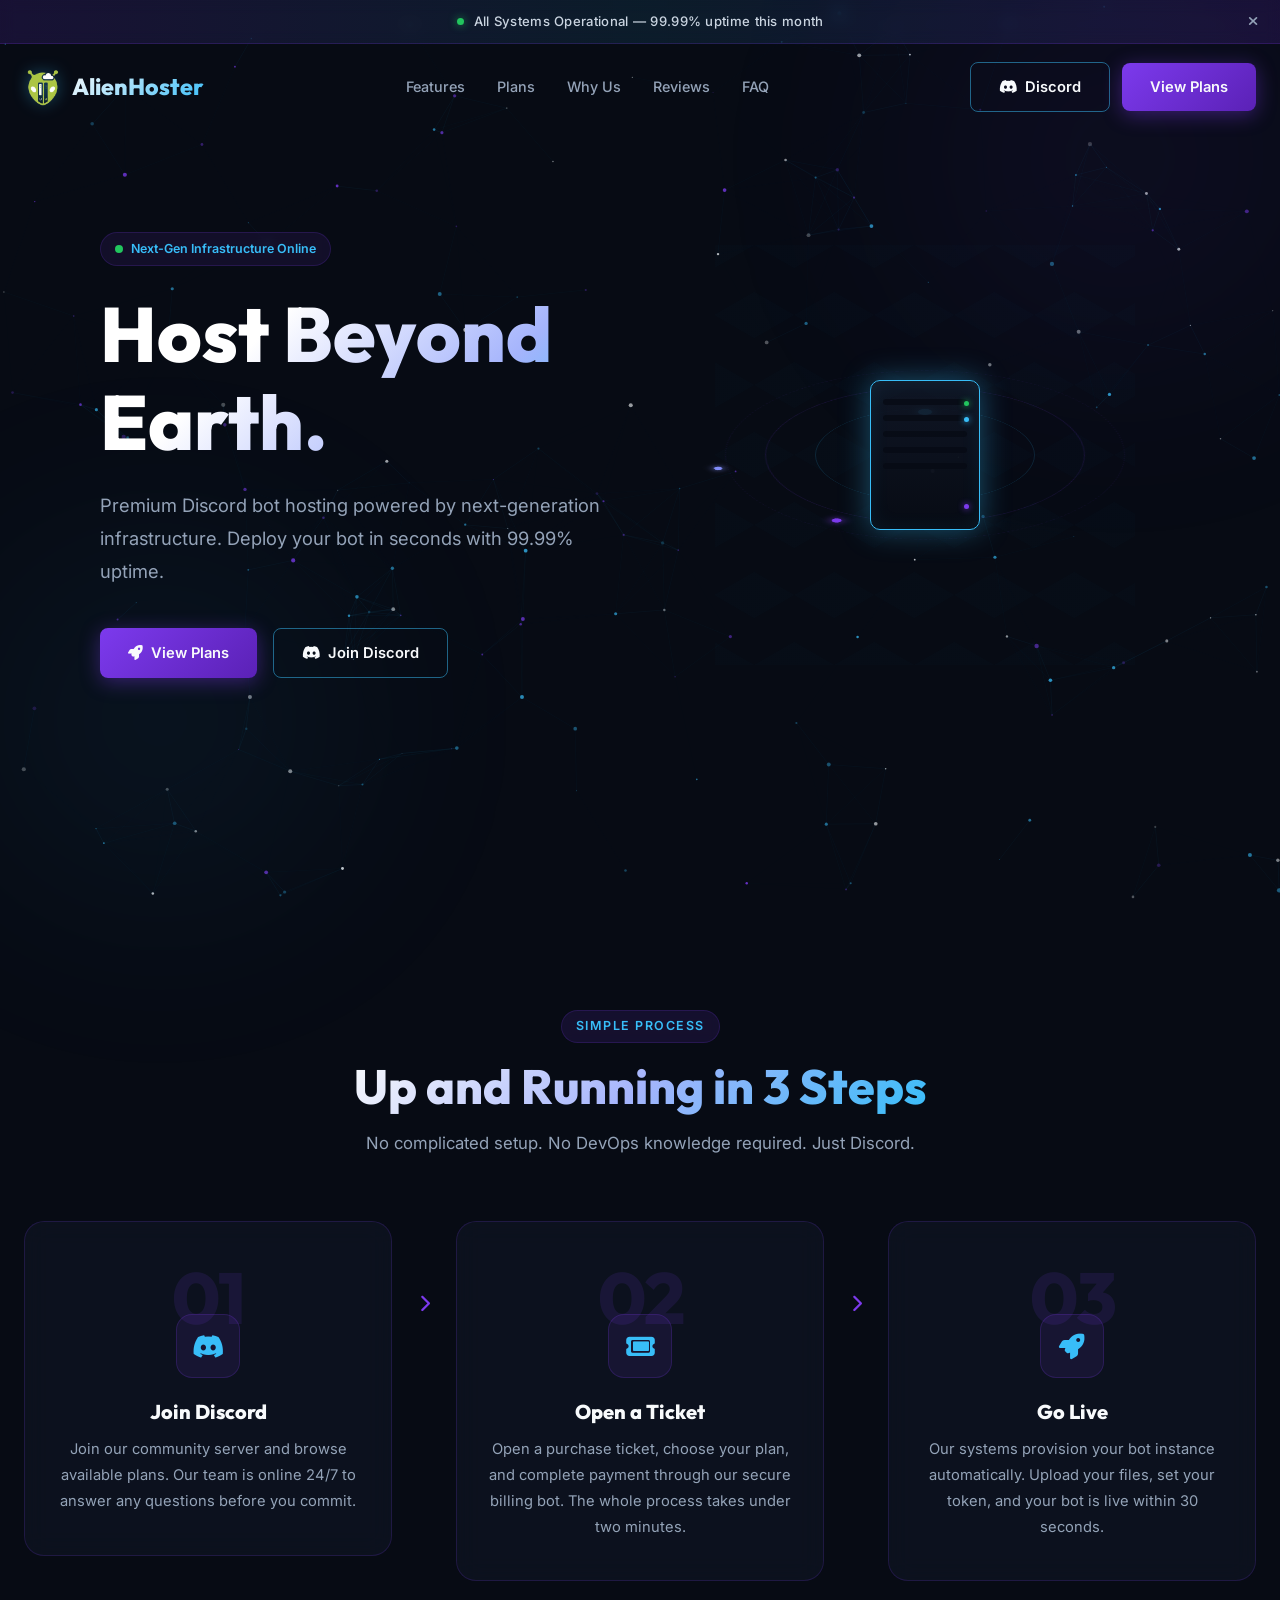
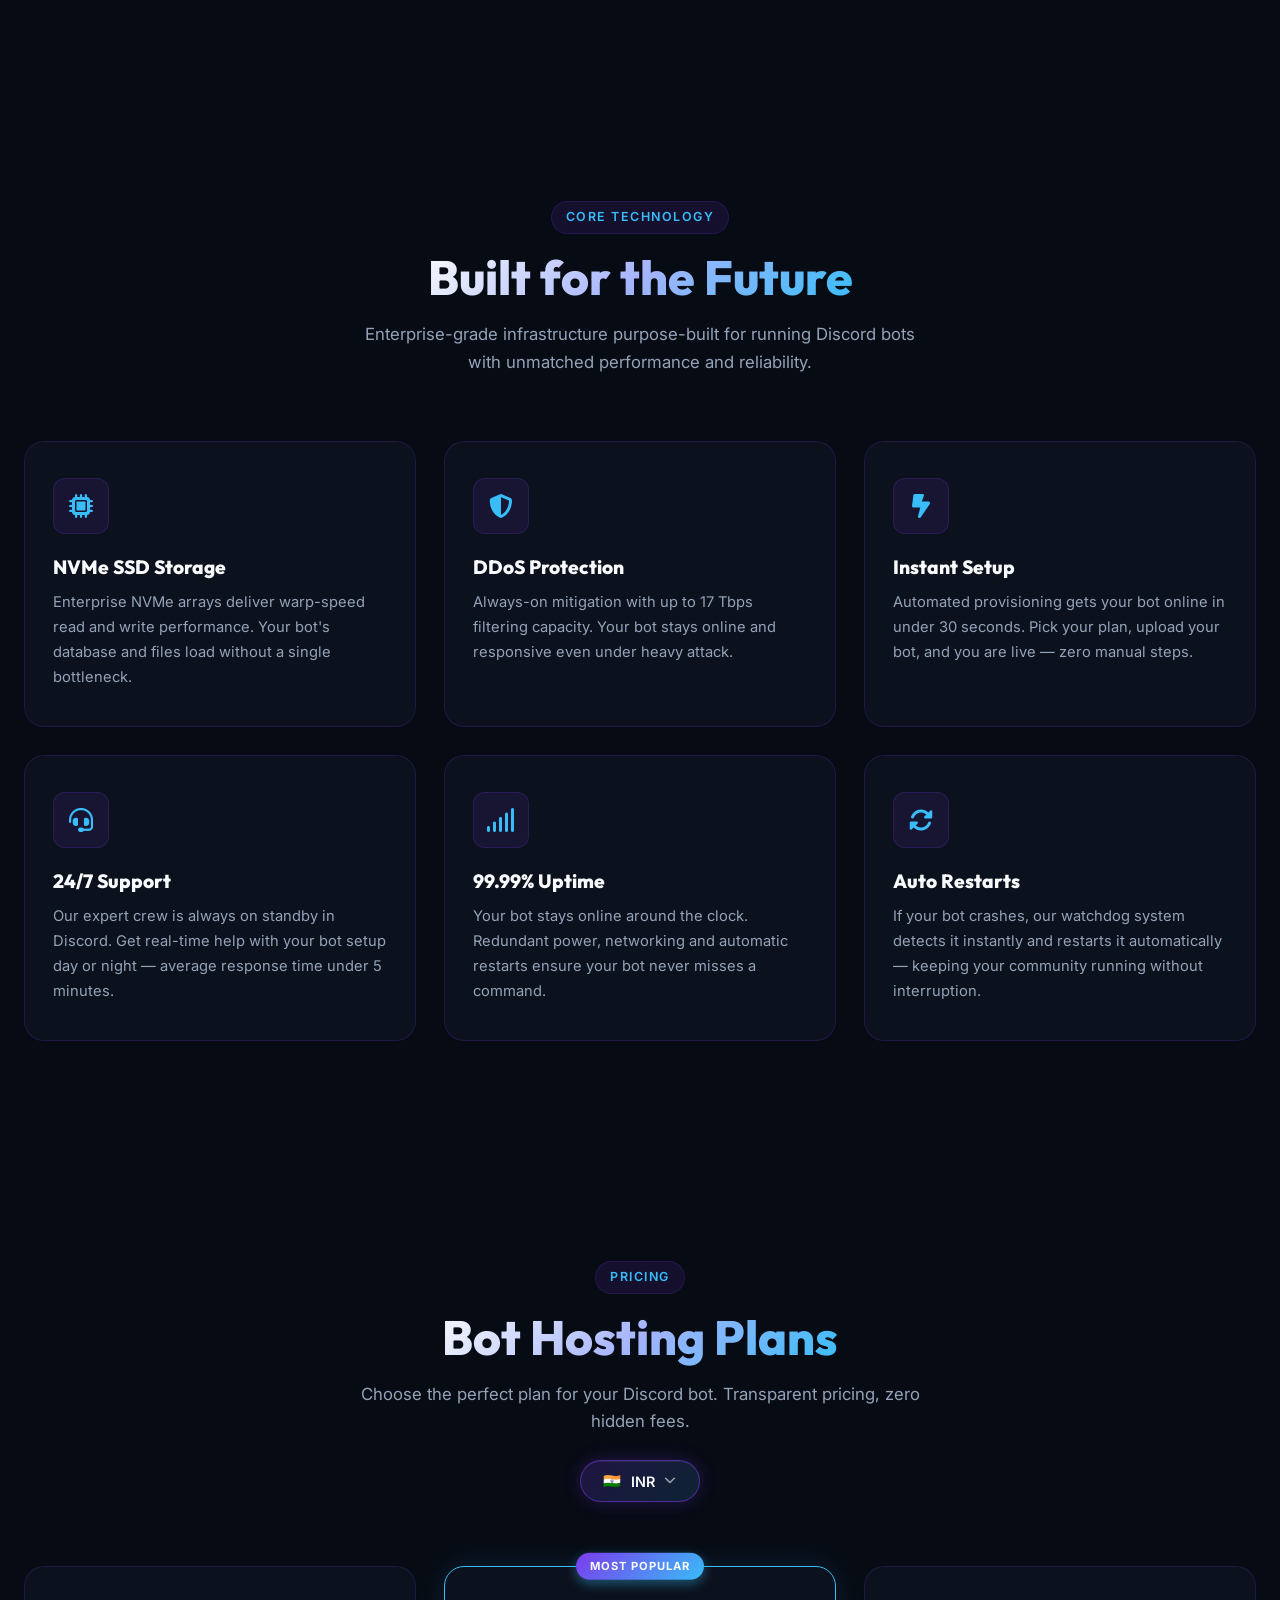
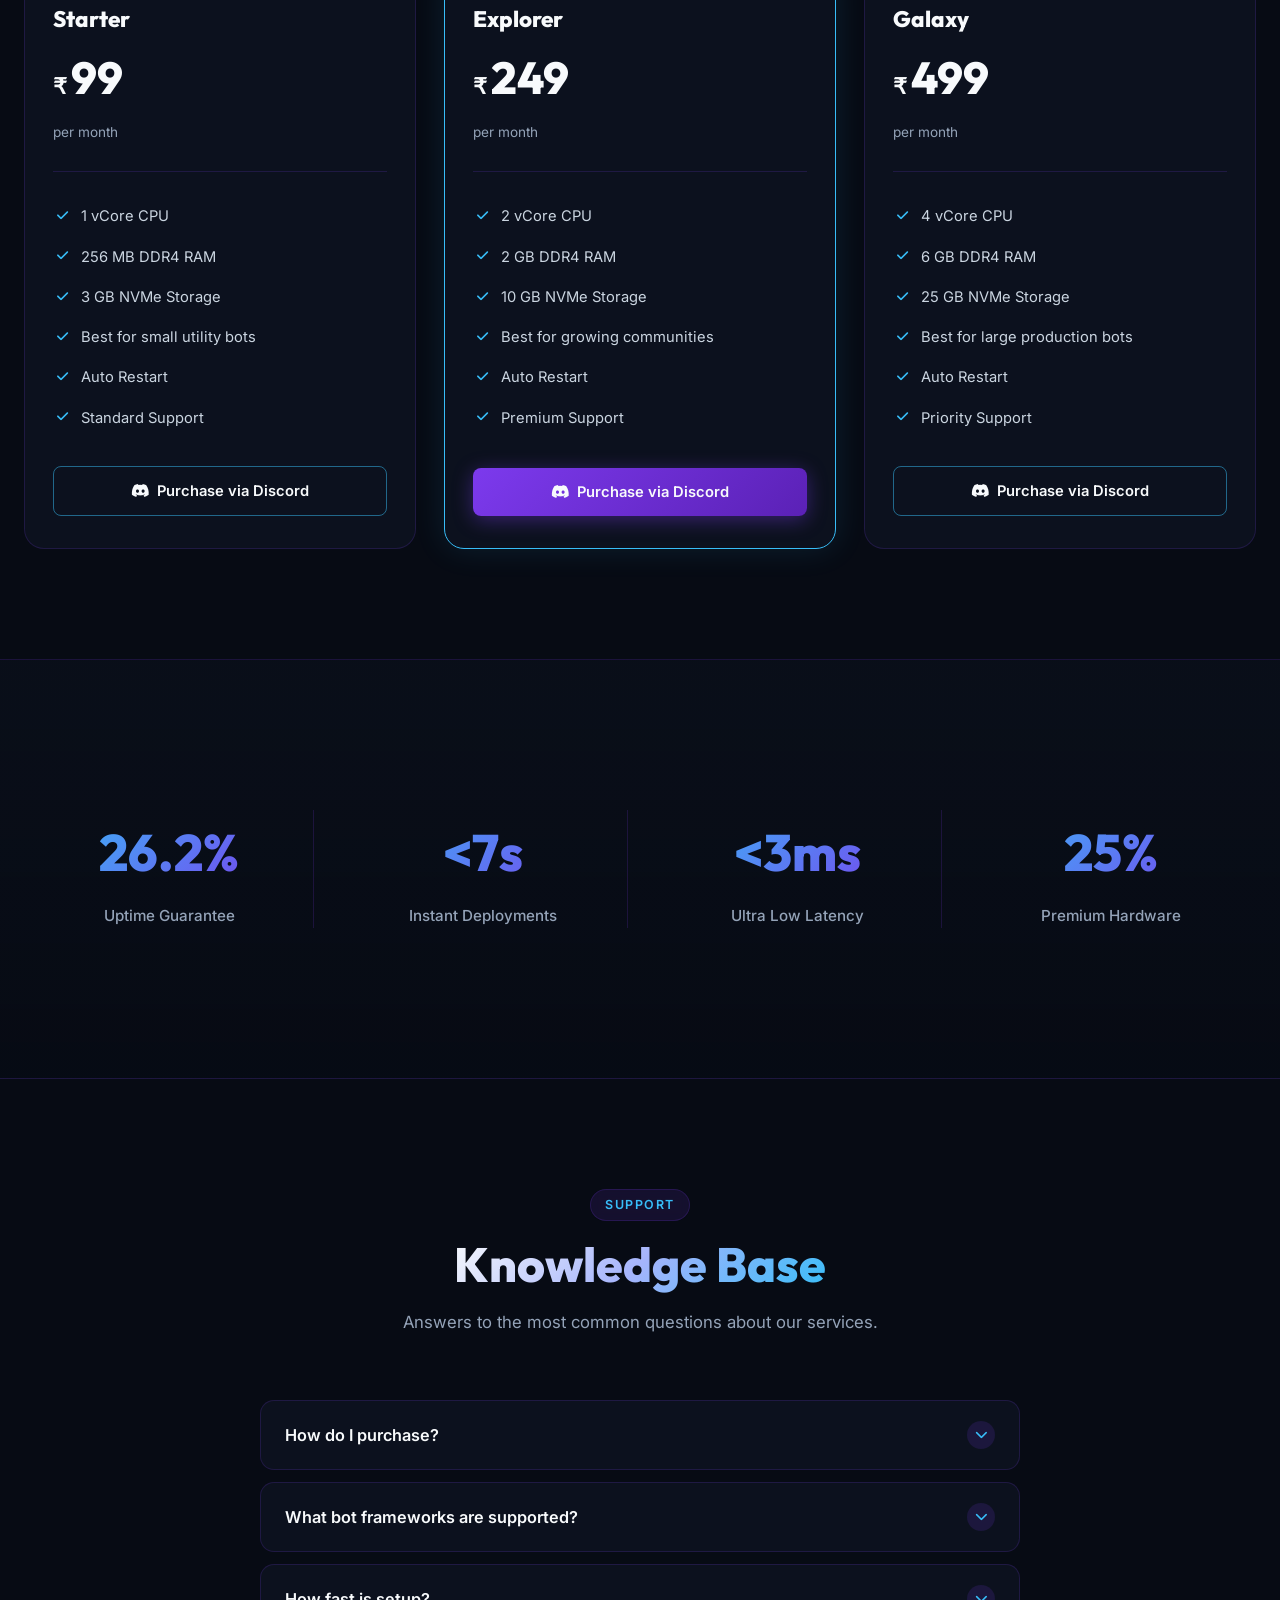
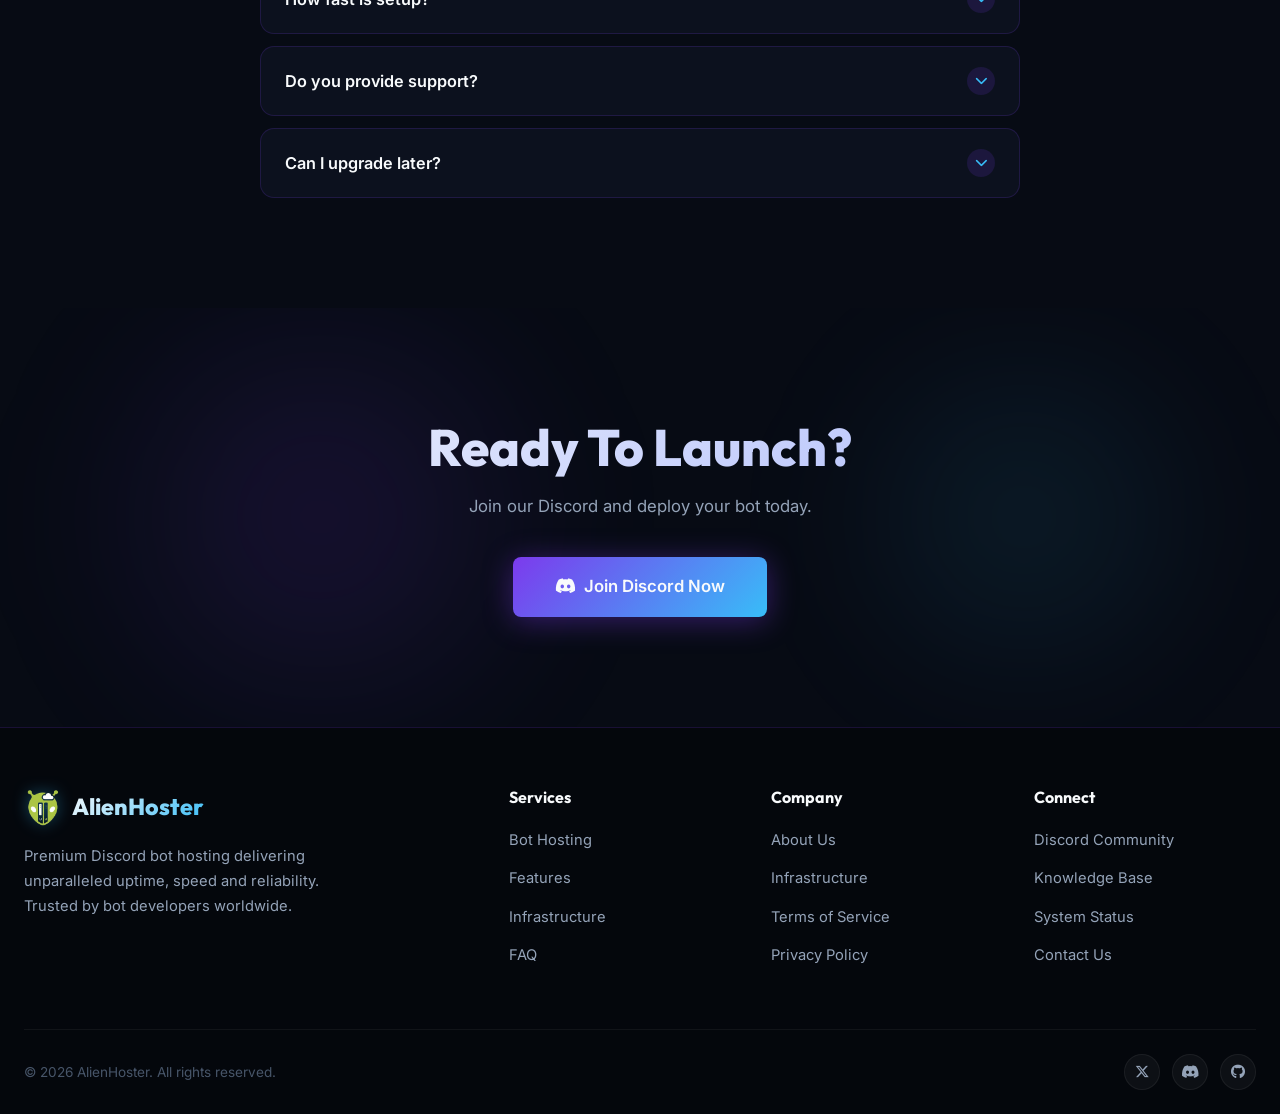
<file: index.html>
<!DOCTYPE html>
<html lang="en">

<head>
  <meta charset="UTF-8">
  <meta name="viewport" content="width=device-width, initial-scale=1.0">
  <meta name="description"
    content="AlienHoster — Premium Discord bot hosting powered by next-generation infrastructure. Deploy your bot in seconds with 99.99% uptime. Host Beyond Earth.">
  <title>AlienHoster | Host Beyond Earth</title>

  <!-- Fonts -->
  <link rel="preconnect" href="https://fonts.googleapis.com">
  <link rel="preconnect" href="https://fonts.gstatic.com" crossorigin>
  <link
    href="https://fonts.googleapis.com/css2?family=Inter:wght@300;400;500;600;700&family=Outfit:wght@400;600;800&display=swap"
    rel="stylesheet">

  <!-- Icons -->
  <link rel="stylesheet" href="https://cdnjs.cloudflare.com/ajax/libs/font-awesome/6.5.1/css/all.min.css">

  <!-- Stylesheet -->
  <link rel="stylesheet" href="styles.css">
</head>

<body>

  <!-- Announcement Bar -->
  <div class="announcement-bar" id="announcement-bar">
    <div class="announcement-inner">
      <span class="announcement-dot"></span>
      <span class="announcement-text">All Systems Operational &mdash; 99.99% uptime this month</span>
    </div>
    <button class="announcement-close" id="announcement-close" aria-label="Dismiss announcement">
      <i class="fa-solid fa-xmark"></i>
    </button>
  </div>

  <!-- Loading Screen -->
  <div id="loader">
    <div class="loader-ring"></div>
    <span class="loader-text">Initializing Systems</span>
  </div>

  <!-- Background -->
  <canvas id="star-canvas"></canvas>
  <div class="nebula nebula--violet"></div>
  <div class="nebula nebula--blue"></div>

  <!-- ═══════════════════════════════════════════════════════
       NAVIGATION
  ════════════════════════════════════════════════════════ -->
  <nav class="navbar" id="navbar">
    <div class="container">
      <a href="#" class="logo">
        <img src="logo.png" alt="AlienHoster" class="logo-img">
        <span class="logo-text">AlienHoster</span>
      </a>
      <div class="nav-links">
        <a href="#features">Features</a>
        <a href="#plans">Plans</a>
        <a href="#why-us">Why Us</a>
        <a href="#testimonials">Reviews</a>
        <a href="#faq">FAQ</a>
      </div>
      <div class="nav-actions">
        <a href="https://discord.gg/7yYzqXC5gs" class="btn btn-outline" target="_blank" rel="noopener">
          <i class="fa-brands fa-discord"></i> Discord
        </a>
        <a href="#plans" class="btn btn-primary">View Plans</a>
      </div>
      <button class="hamburger" id="hamburger" aria-label="Toggle navigation">
        <span></span><span></span><span></span>
      </button>
    </div>
  </nav>

  <!-- Mobile Nav Drawer -->
  <div class="mobile-overlay" id="mobile-overlay"></div>
  <div class="mobile-nav" id="mobile-nav">
    <a href="#features">Features</a>
    <a href="#plans">Plans</a>
    <a href="#why-us">Why Us</a>
    <a href="#testimonials">Reviews</a>
    <a href="#faq">FAQ</a>
    <a href="https://discord.gg/7yYzqXC5gs" target="_blank" rel="noopener">
      <i class="fa-brands fa-discord"></i> Join Discord
    </a>
  </div>

  <!-- ═══════════════════════════════════════════════════════
       1. HERO
  ════════════════════════════════════════════════════════ -->
  <section class="hero" id="home">
    <div class="container">
      <div class="hero-content">
        <div class="hero-badge reveal">
          <span class="pulse-dot"></span> Next-Gen Infrastructure Online
        </div>
        <h1 class="hero-title reveal reveal-delay-1">Host Beyond Earth.</h1>
        <p class="hero-subtitle reveal reveal-delay-2">
          Premium Discord bot hosting powered by next-generation infrastructure. Deploy your bot in seconds with 99.99%
          uptime.
        </p>
        <div class="hero-buttons reveal reveal-delay-3">
          <a href="#plans" class="btn btn-primary"><i class="fa-solid fa-rocket"></i> View Plans</a>
          <a href="https://discord.gg/7yYzqXC5gs" class="btn btn-outline" target="_blank" rel="noopener">
            <i class="fa-brands fa-discord"></i> Join Discord
          </a>
        </div>
      </div>

      <div class="hero-visual reveal reveal-delay-2">
        <div class="hologram-wrapper">
          <div class="holo-hexgrid"></div>
          <!-- Server Core -->
          <div class="holo-core">
            <div class="rack-line"></div>
            <div class="rack-line"></div>
            <div class="rack-line"></div>
            <div class="rack-line"></div>
            <div class="rack-line"></div>
            <span class="rack-led led-1"></span>
            <span class="rack-led led-2"></span>
            <span class="rack-led led-3"></span>
          </div>
          <!-- Orbit Rings -->
          <div class="orbit-ring orbit-ring-1">
            <div class="orbit-node orbit-node-1"></div>
          </div>
          <div class="orbit-ring orbit-ring-2">
            <div class="orbit-node orbit-node-2"></div>
          </div>
          <div class="orbit-ring orbit-ring-3">
            <div class="orbit-node orbit-node-3"></div>
          </div>
        </div>
      </div>
    </div>
  </section>

  <!-- ═══════════════════════════════════════════════════════
       2. HOW IT WORKS
  ════════════════════════════════════════════════════════ -->
  <section id="how-it-works">
    <div class="container">
      <div class="section-header">
        <span class="section-badge reveal">Simple Process</span>
        <h2 class="section-title reveal reveal-delay-1"><span class="gradient-text">Up and Running in 3 Steps</span></h2>
        <p class="section-subtitle reveal reveal-delay-2">No complicated setup. No DevOps knowledge required. Just Discord.</p>
      </div>
      <div class="steps-wrapper">
        <div class="step-card reveal reveal-delay-1">
          <span class="step-number">01</span>
          <div class="step-icon"><i class="fa-brands fa-discord"></i></div>
          <h3 class="step-title">Join Discord</h3>
          <p class="step-desc">Join our community server and browse available plans. Our team is online 24/7 to answer any questions before you commit.</p>
        </div>
        <div class="step-connector reveal reveal-delay-2">
          <i class="fa-solid fa-chevron-right"></i>
        </div>
        <div class="step-card reveal reveal-delay-3">
          <span class="step-number">02</span>
          <div class="step-icon"><i class="fa-solid fa-ticket"></i></div>
          <h3 class="step-title">Open a Ticket</h3>
          <p class="step-desc">Open a purchase ticket, choose your plan, and complete payment through our secure billing bot. The whole process takes under two minutes.</p>
        </div>
        <div class="step-connector reveal reveal-delay-4">
          <i class="fa-solid fa-chevron-right"></i>
        </div>
        <div class="step-card reveal reveal-delay-5">
          <span class="step-number">03</span>
          <div class="step-icon"><i class="fa-solid fa-rocket"></i></div>
          <h3 class="step-title">Go Live</h3>
          <p class="step-desc">Our systems provision your bot instance automatically. Upload your files, set your token, and your bot is live within 30 seconds.</p>
        </div>
      </div>
    </div>
  </section>

  <!-- ═══════════════════════════════════════════════════════
       3. FEATURES
  ════════════════════════════════════════════════════════ -->
  <section id="features">
    <div class="container">
      <div class="section-header">
        <span class="section-badge reveal">Core Technology</span>
        <h2 class="section-title reveal reveal-delay-1"><span class="gradient-text">Built for the Future</span></h2>
        <p class="section-subtitle reveal reveal-delay-2">Enterprise-grade infrastructure purpose-built for running
          Discord bots with unmatched performance and reliability.</p>
      </div>
      <div class="features-grid">
        <div class="feature-card reveal reveal-delay-1">
          <div class="feature-icon"><i class="fa-solid fa-microchip"></i></div>
          <h3 class="feature-name">NVMe SSD Storage</h3>
          <p class="feature-desc">Enterprise NVMe arrays deliver warp-speed read and write performance. Your bot's
            database and files load without a single bottleneck.</p>
        </div>
        <div class="feature-card reveal reveal-delay-2">
          <div class="feature-icon"><i class="fa-solid fa-shield-halved"></i></div>
          <h3 class="feature-name">DDoS Protection</h3>
          <p class="feature-desc">Always-on mitigation with up to 17 Tbps filtering capacity. Your bot stays online and
            responsive even under heavy attack.</p>
        </div>
        <div class="feature-card reveal reveal-delay-3">
          <div class="feature-icon"><i class="fa-solid fa-bolt-lightning"></i></div>
          <h3 class="feature-name">Instant Setup</h3>
          <p class="feature-desc">Automated provisioning gets your bot online in under 30 seconds. Pick your plan,
            upload your bot, and you are live — zero manual steps.</p>
        </div>
        <div class="feature-card reveal reveal-delay-4">
          <div class="feature-icon"><i class="fa-solid fa-headset"></i></div>
          <h3 class="feature-name">24/7 Support</h3>
          <p class="feature-desc">Our expert crew is always on standby in Discord. Get real-time help with your bot
            setup day or night — average response time under 5 minutes.</p>
        </div>
        <div class="feature-card reveal reveal-delay-5">
          <div class="feature-icon"><i class="fa-solid fa-signal"></i></div>
          <h3 class="feature-name">99.99% Uptime</h3>
          <p class="feature-desc">Your bot stays online around the clock. Redundant power, networking and automatic
            restarts ensure your bot never misses a command.</p>
        </div>
        <div class="feature-card reveal reveal-delay-6">
          <div class="feature-icon"><i class="fa-solid fa-rotate"></i></div>
          <h3 class="feature-name">Auto Restarts</h3>
          <p class="feature-desc">If your bot crashes, our watchdog system detects it instantly and restarts it
            automatically — keeping your community running without interruption.</p>
        </div>
      </div>
    </div>
  </section>

  <!-- ═══════════════════════════════════════════════════════
       3. HOSTING PLANS
  ════════════════════════════════════════════════════════ -->
  <section id="plans">
    <div class="container">
      <div class="section-header">
        <span class="section-badge reveal">Pricing</span>
        <h2 class="section-title reveal reveal-delay-1"><span class="gradient-text">Bot Hosting Plans</span></h2>
        <p class="section-subtitle reveal reveal-delay-2">Choose the perfect plan for your Discord bot. Transparent
          pricing, zero hidden fees.</p>
        <div class="currency-switcher reveal reveal-delay-3" id="currency-switcher">
          <button class="currency-btn" id="currency-btn" aria-label="Select currency">
            <span class="currency-flag">🇮🇳</span>
            <span class="currency-label">INR</span>
            <i class="fa-solid fa-chevron-down"></i>
          </button>
          <ul class="currency-dropdown" id="currency-dropdown">
            <li class="active" data-currency="inr"><span>🇮🇳</span> INR &mdash; Indian Rupee</li>
            <li data-currency="eur"><span>🇪🇺</span> EUR &mdash; Euro</li>
            <li data-currency="usd"><span>🇺🇸</span> USD &mdash; US Dollar</li>
          </ul>
        </div>
      </div>


      <!-- Bot Hosting Plans -->
      <div class="pricing-panel active" id="panel-bots">
        <div class="plan-card reveal reveal-delay-1">
          <h3 class="plan-name">Starter</h3>
          <div class="plan-price" data-inr="99" data-eur="1.99" data-usd="1.99"><span class="currency">₹</span><span class="price-val">99</span></div>
          <p class="plan-period">per month</p>
          <div class="plan-divider"></div>
          <ul class="plan-features">
            <li><i class="fa-solid fa-check"></i> 1 vCore CPU</li>
            <li><i class="fa-solid fa-check"></i> 256 MB DDR4 RAM</li>
            <li><i class="fa-solid fa-check"></i> 3 GB NVMe Storage</li>
            <li><i class="fa-solid fa-check"></i> Best for small utility bots</li>
            <li><i class="fa-solid fa-check"></i> Auto Restart</li>
            <li><i class="fa-solid fa-check"></i> Standard Support</li>
          </ul>
          <a href="https://discord.gg/7yYzqXC5gs" target="_blank" rel="noopener" class="btn btn-outline">
            <i class="fa-brands fa-discord"></i> Purchase via Discord
          </a>
        </div>

        <div class="plan-card featured reveal reveal-delay-2">
          <span class="plan-badge">Most Popular</span>
          <h3 class="plan-name">Explorer</h3>
          <div class="plan-price" data-inr="249" data-eur="3.99" data-usd="3.99"><span class="currency">₹</span><span class="price-val">249</span></div>
          <p class="plan-period">per month</p>
          <div class="plan-divider"></div>
          <ul class="plan-features">
            <li><i class="fa-solid fa-check"></i> 2 vCore CPU</li>
            <li><i class="fa-solid fa-check"></i> 2 GB DDR4 RAM</li>
            <li><i class="fa-solid fa-check"></i> 10 GB NVMe Storage</li>
            <li><i class="fa-solid fa-check"></i> Best for growing communities</li>
            <li><i class="fa-solid fa-check"></i> Auto Restart</li>
            <li><i class="fa-solid fa-check"></i> Premium Support</li>
          </ul>
          <a href="https://discord.gg/7yYzqXC5gs" target="_blank" rel="noopener" class="btn btn-primary">
            <i class="fa-brands fa-discord"></i> Purchase via Discord
          </a>
        </div>

        <div class="plan-card reveal reveal-delay-3">
          <h3 class="plan-name">Galaxy</h3>
          <div class="plan-price" data-inr="499" data-eur="7.99" data-usd="7.99"><span class="currency">₹</span><span class="price-val">499</span></div>
          <p class="plan-period">per month</p>
          <div class="plan-divider"></div>
          <ul class="plan-features">
            <li><i class="fa-solid fa-check"></i> 4 vCore CPU</li>
            <li><i class="fa-solid fa-check"></i> 6 GB DDR4 RAM</li>
            <li><i class="fa-solid fa-check"></i> 25 GB NVMe Storage</li>
            <li><i class="fa-solid fa-check"></i> Best for large production bots</li>
            <li><i class="fa-solid fa-check"></i> Auto Restart</li>
            <li><i class="fa-solid fa-check"></i> Priority Support</li>
          </ul>
          <a href="https://discord.gg/7yYzqXC5gs" target="_blank" rel="noopener" class="btn btn-outline">
            <i class="fa-brands fa-discord"></i> Purchase via Discord
          </a>
        </div>
      </div>


    </div>
  </section>

  <!-- ═══════════════════════════════════════════════════════
       4. WHY CHOOSE ALIENHOSTER
  ════════════════════════════════════════════════════════ -->
  <section class="stats-section" id="why-us">
    <div class="container">
      <div class="stats-grid reveal">
        <div class="stat-card">
          <div class="stat-value"><span data-count="99.9" data-suffix="%">0</span></div>
          <div class="stat-label">Uptime Guarantee</div>
        </div>
        <div class="stat-card">
          <div class="stat-value"><span data-count="30" data-suffix="s" data-prefix="<">0</span></div>
          <div class="stat-label">Instant Deployments</div>
        </div>
        <div class="stat-card">
          <div class="stat-value"><span data-count="15" data-suffix="ms" data-prefix="<">0</span></div>
          <div class="stat-label">Ultra Low Latency</div>
        </div>
        <div class="stat-card">
          <div class="stat-value"><span data-count="100" data-suffix="%">0</span></div>
          <div class="stat-label">Premium Hardware</div>
        </div>
      </div>
    </div>
  </section>

  <!-- ═══════════════════════════════════════════════════════
       5. TESTIMONIALS
  ════════════════════════════════════════════════════════ -->
  <!--
  <section id="testimonials">
    <div class="container">
      <div class="section-header">
        <span class="section-badge reveal">Testimonials</span>
        <h2 class="section-title reveal reveal-delay-1"><span class="gradient-text">Transmission Logs</span></h2>
        <p class="section-subtitle reveal reveal-delay-2">Hear from bot developers who trust AlienHoster with their
          infrastructure.</p>
      </div>

      <div class="testimonials-grid">
        <div class="testimonial-card reveal reveal-delay-1">
          <i class="fa-solid fa-quote-left quote-mark"></i>
          <p class="testimonial-text">
            "Moved my moderation bot to AlienHoster and it's been running flawlessly for 6 months straight. Zero
            downtime, auto restarts work perfectly, and the response time is insanely fast."
          </p>
          <div class="testimonial-stars">
            <i class="fa-solid fa-star"></i><i class="fa-solid fa-star"></i><i class="fa-solid fa-star"></i><i
              class="fa-solid fa-star"></i><i class="fa-solid fa-star"></i>
          </div>
          <div class="testimonial-author">
            <div class="author-avatar">JD</div>
            <div>
              <div class="author-name">James D.</div>
              <div class="author-role">Bot Developer &bull; 50+ Servers</div>
            </div>
          </div>
        </div>

        <div class="testimonial-card reveal reveal-delay-2">
          <i class="fa-solid fa-quote-left quote-mark"></i>
          <p class="testimonial-text">
            "Their Discord support is unreal. I had a database issue with my music bot, opened a ticket, and their tech
            team resolved it in under 5 minutes — at 2 AM on a Sunday."
          </p>
          <div class="testimonial-stars">
            <i class="fa-solid fa-star"></i><i class="fa-solid fa-star"></i><i class="fa-solid fa-star"></i><i
              class="fa-solid fa-star"></i><i class="fa-solid fa-star"></i>
          </div>
          <div class="testimonial-author">
            <div class="author-avatar">ST</div>
            <div>
              <div class="author-name">Sarah T.</div>
              <div class="author-role">Bot Developer &bull; Music Bot</div>
            </div>
          </div>
        </div>

        <div class="testimonial-card reveal reveal-delay-3">
          <i class="fa-solid fa-quote-left quote-mark"></i>
          <p class="testimonial-text">
            "Best value for money, hands down. We run 8 Discord bots across multiple servers on their Galaxy plan.
            Everything handles thousands of commands per hour without breaking a sweat."
          </p>
          <div class="testimonial-stars">
            <i class="fa-solid fa-star"></i><i class="fa-solid fa-star"></i><i class="fa-solid fa-star"></i><i
              class="fa-solid fa-star"></i><i class="fa-solid fa-star"></i>
          </div>
          <div class="testimonial-author">
            <div class="author-avatar">MK</div>
            <div>
              <div class="author-name">Mark K.</div>
              <div class="author-role">Bot Developer &bull; Utility Bots</div>
            </div>
          </div>
        </div>
      </div>
    </div>
  </section>
  -->

  <!-- ═══════════════════════════════════════════════════════
       6. FAQ
  ════════════════════════════════════════════════════════ -->
  <section id="faq">
    <div class="container">
      <div class="section-header">
        <span class="section-badge reveal">Support</span>
        <h2 class="section-title reveal reveal-delay-1"><span class="gradient-text">Knowledge Base</span></h2>
        <p class="section-subtitle reveal reveal-delay-2">Answers to the most common questions about our services.</p>
      </div>

      <div class="faq-list reveal">
        <div class="faq-item">
          <button class="faq-trigger">
            How do I purchase?
            <span class="faq-trigger-icon"><i class="fa-solid fa-chevron-down"></i></span>
          </button>
          <div class="faq-body">
            <div class="faq-body-inner">
              All purchases are handled securely through our Discord server for direct, personalized communication.
              Click any "Purchase via Discord" button, join the server, and open a sales ticket. Our automated billing
              bot will walk you through payment — the entire process takes under two minutes.
            </div>
          </div>
        </div>

        <div class="faq-item">
          <button class="faq-trigger">
            What bot frameworks are supported?
            <span class="faq-trigger-icon"><i class="fa-solid fa-chevron-down"></i></span>
          </button>
          <div class="faq-body">
            <div class="faq-body-inner">
              We support any Discord bot framework — discord.js, discord.py, JDA, Eris, Serenity, and more. Whether your
              bot is built with Node.js, Python, Java, or Rust, our servers run it flawlessly. Just upload your files
              and we handle the rest.
            </div>
          </div>
        </div>

        <div class="faq-item">
          <button class="faq-trigger">
            How fast is setup?
            <span class="faq-trigger-icon"><i class="fa-solid fa-chevron-down"></i></span>
          </button>
          <div class="faq-body">
            <div class="faq-body-inner">
              Once payment is confirmed, our automated provisioning systems kick in immediately. Your bot hosting
              instance is typically online and ready within 30 seconds. Upload your bot files, configure your token, and
              you are live.
            </div>
          </div>
        </div>

        <div class="faq-item">
          <button class="faq-trigger">
            Do you provide support?
            <span class="faq-trigger-icon"><i class="fa-solid fa-chevron-down"></i></span>
          </button>
          <div class="faq-body">
            <div class="faq-body-inner">
              Absolutely. We offer 24/7 technical support via our Discord ticket system. Whether it's a billing
              question, help configuring your bot, or troubleshooting crashes, our experienced team is ready to help.
              Our average response time is under 5 minutes.
            </div>
          </div>
        </div>

        <div class="faq-item">
          <button class="faq-trigger">
            Can I upgrade later?
            <span class="faq-trigger-icon"><i class="fa-solid fa-chevron-down"></i></span>
          </button>
          <div class="faq-body">
            <div class="faq-body-inner">
              Yes — seamlessly. As your bot grows to more servers and handles more commands, you can upgrade your plan
              at any time without data loss or downtime. Simply open an upgrade ticket in Discord and we will adjust
              your resources instantly.
            </div>
          </div>
        </div>
      </div>
    </div>
  </section>

  <!-- ═══════════════════════════════════════════════════════
       7. FINAL CTA
  ════════════════════════════════════════════════════════ -->
  <section class="cta-section">
    <div class="cta-glow-1"></div>
    <div class="cta-glow-2"></div>
    <div class="container">
      <div class="cta-content reveal">
        <h2 class="cta-title">Ready To Launch?</h2>
        <p class="section-subtitle" style="margin-bottom: 36px;">Join our Discord and deploy your bot today.</p>
        <a href="https://discord.gg/7yYzqXC5gs" class="btn btn-glow" target="_blank" rel="noopener">
          <i class="fa-brands fa-discord"></i> Join Discord Now
        </a>
      </div>
    </div>
  </section>

  <!-- ═══════════════════════════════════════════════════════
       8. FOOTER
  ════════════════════════════════════════════════════════ -->
  <footer class="site-footer">
    <div class="container">
      <div class="footer-top">
        <div class="footer-brand">
          <a href="#" class="logo">
            <img src="logo.png" alt="AlienHoster" class="logo-img">
            <span class="logo-text">AlienHoster</span>
          </a>
          <p>Premium Discord bot hosting delivering unparalleled uptime, speed and reliability. Trusted by bot
            developers worldwide.</p>
        </div>
        <div>
          <h4 class="footer-col-title">Services</h4>
          <ul class="footer-links">
            <li><a href="#plans">Bot Hosting</a></li>
            <li><a href="#features">Features</a></li>
            <li><a href="#why-us">Infrastructure</a></li>
            <li><a href="#faq">FAQ</a></li>
          </ul>
        </div>
        <div>
          <h4 class="footer-col-title">Company</h4>
          <ul class="footer-links">
            <li><a href="#">About Us</a></li>
            <li><a href="#why-us">Infrastructure</a></li>
            <li><a href="#">Terms of Service</a></li>
            <li><a href="#">Privacy Policy</a></li>
          </ul>
        </div>
        <div>
          <h4 class="footer-col-title">Connect</h4>
          <ul class="footer-links">
            <li><a href="https://discord.gg/7yYzqXC5gs" target="_blank" rel="noopener">Discord Community</a></li>
            <li><a href="#faq">Knowledge Base</a></li>
            <li><a href="#">System Status</a></li>
            <li><a href="#">Contact Us</a></li>
          </ul>
        </div>
      </div>
      <div class="footer-bottom">
        <div class="footer-copy">&copy; 2026 AlienHoster. All rights reserved.</div>
        <div class="social-icons">
          <a href="#" class="social-icon" aria-label="Twitter"><i class="fa-brands fa-x-twitter"></i></a>
          <a href="https://discord.gg/7yYzqXC5gs" class="social-icon" aria-label="Discord" target="_blank"
            rel="noopener"><i class="fa-brands fa-discord"></i></a>
          <a href="#" class="social-icon" aria-label="GitHub"><i class="fa-brands fa-github"></i></a>
        </div>
      </div>
    </div>
  </footer>

  <!-- Script -->
  <script src="script.js"></script>
</body>

</html>
</file>
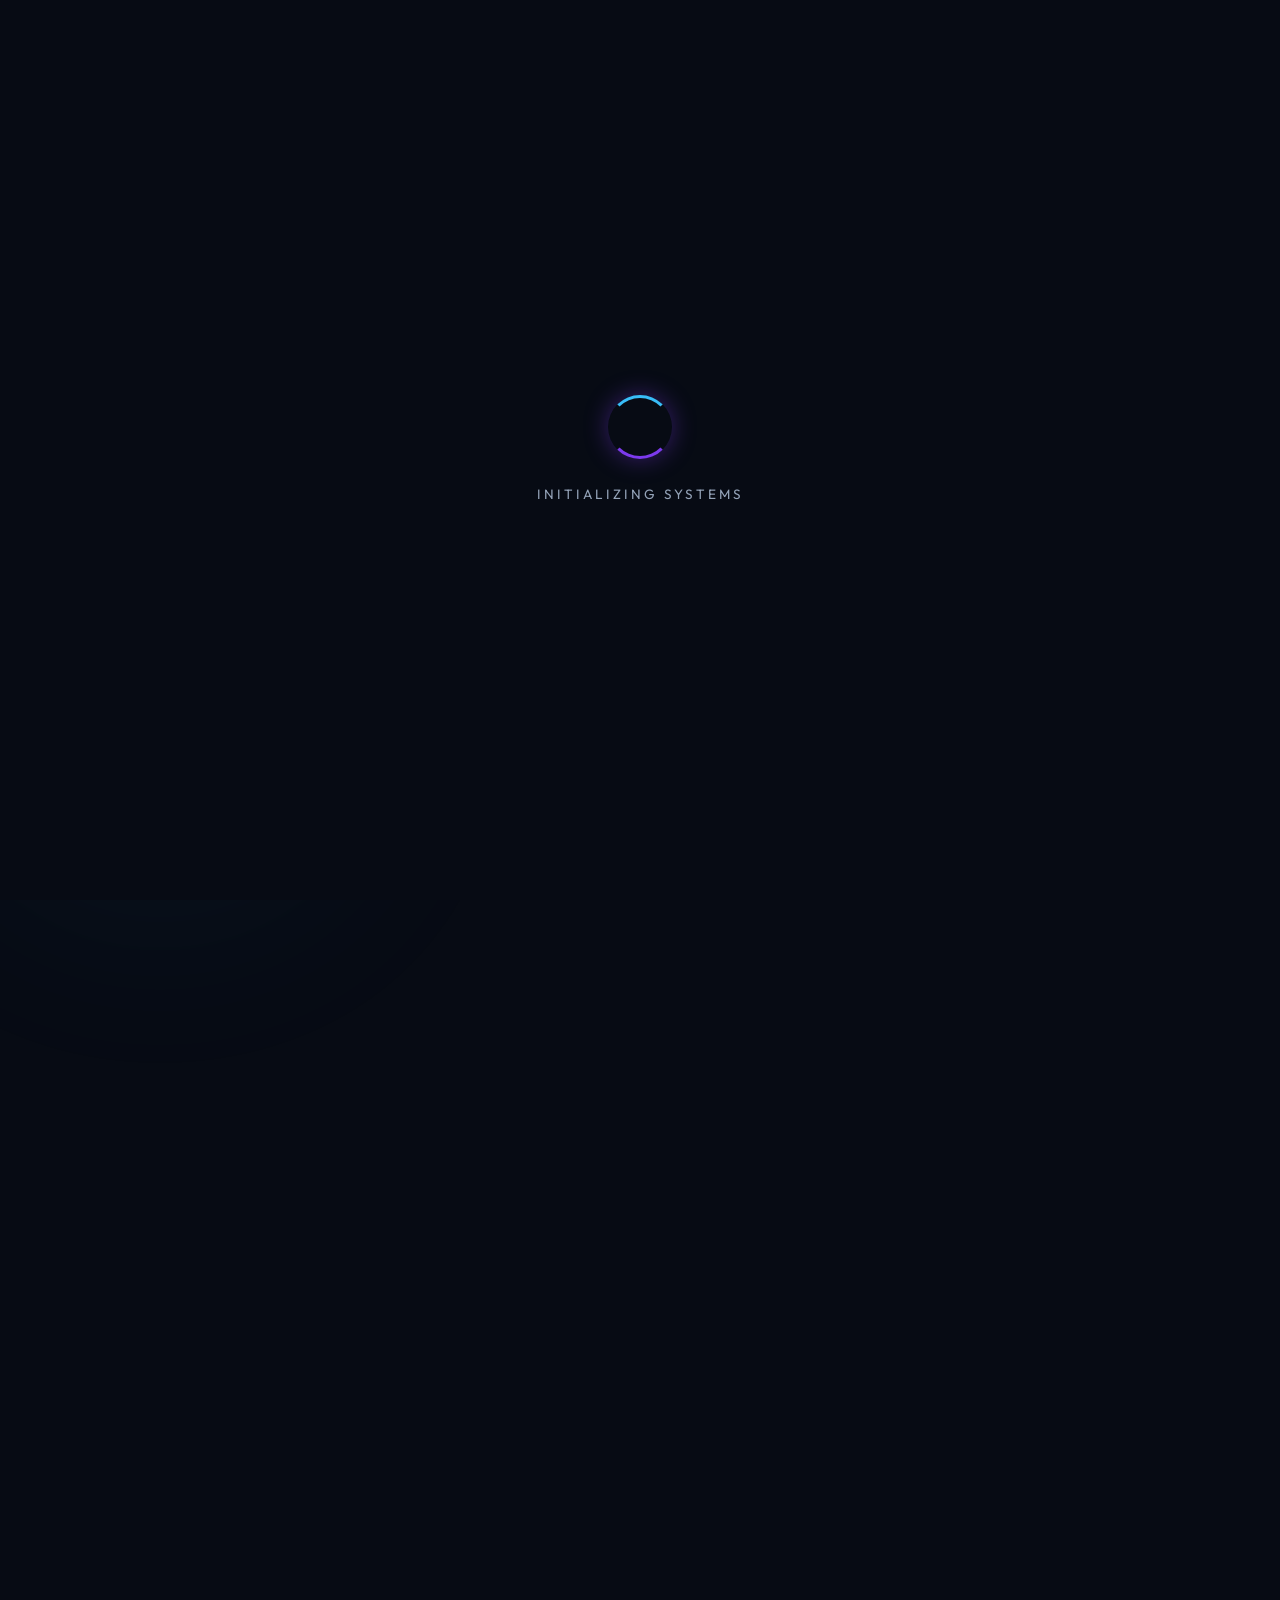
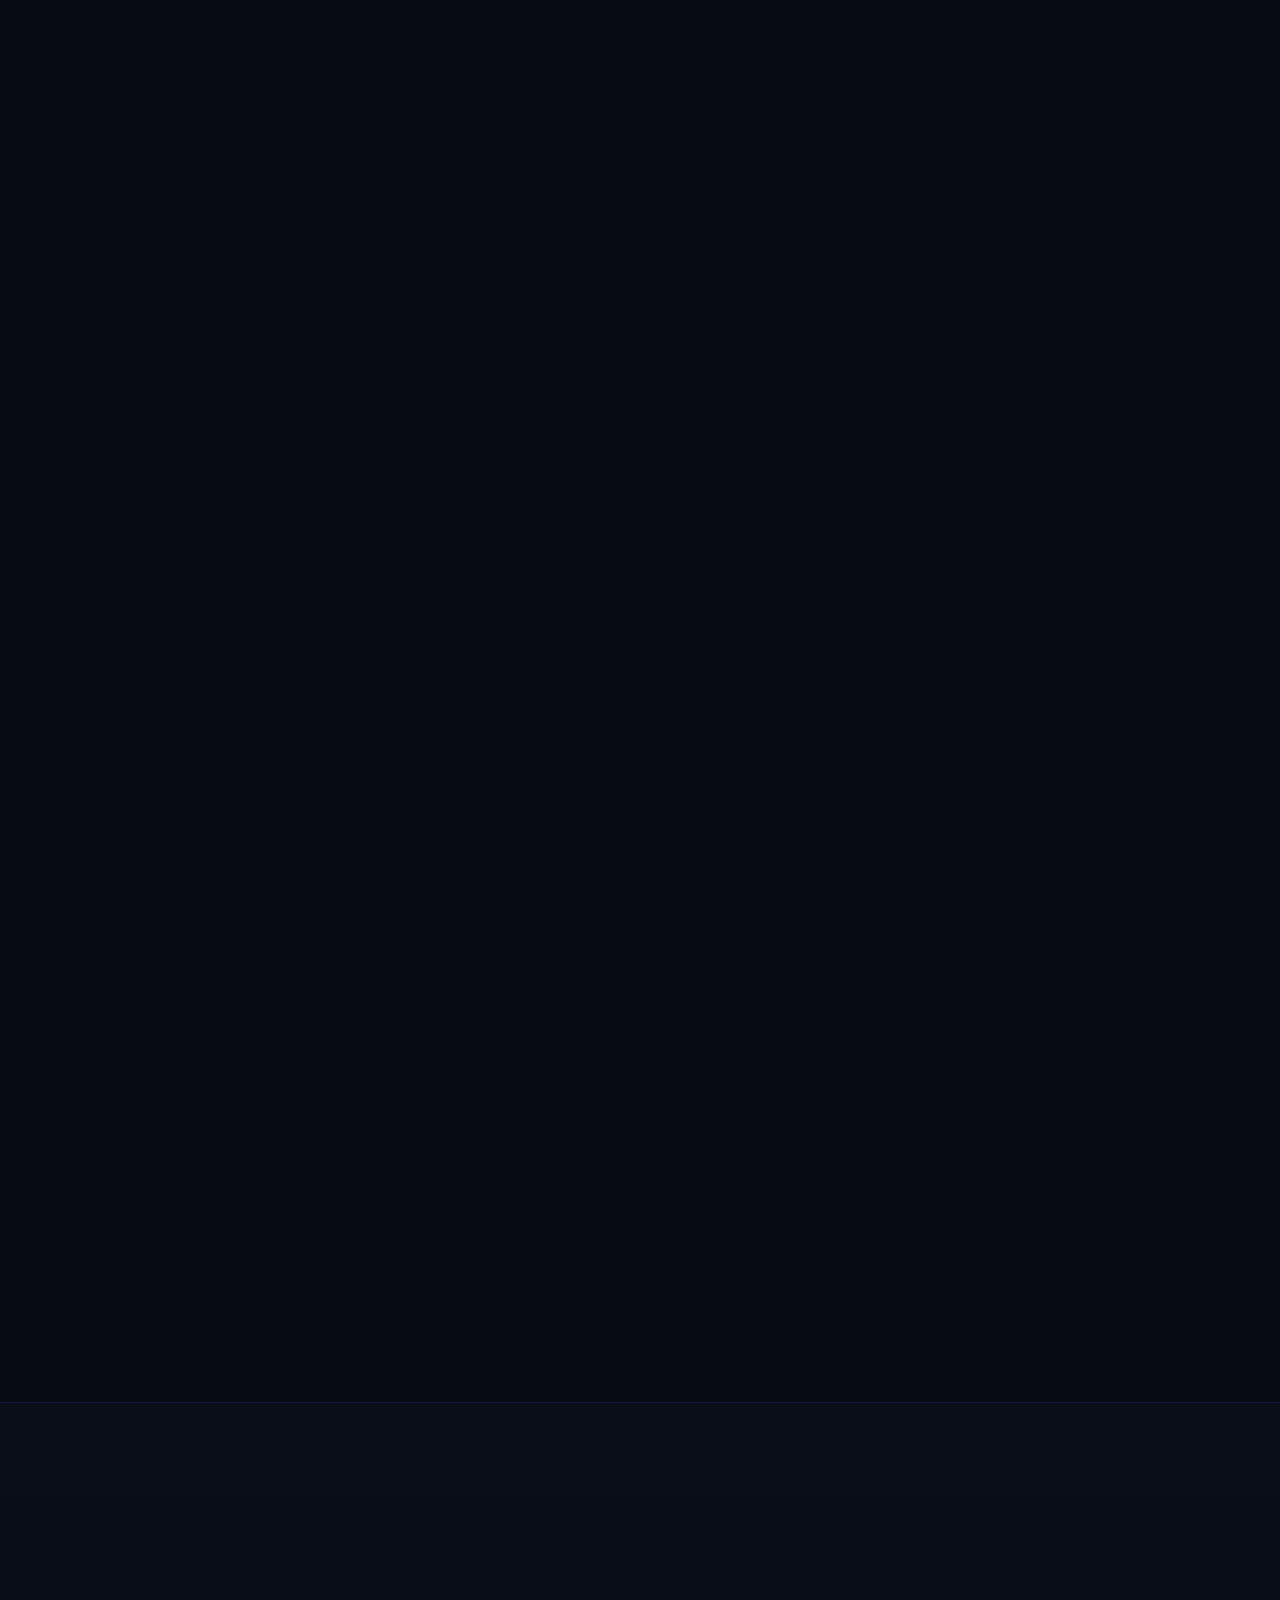
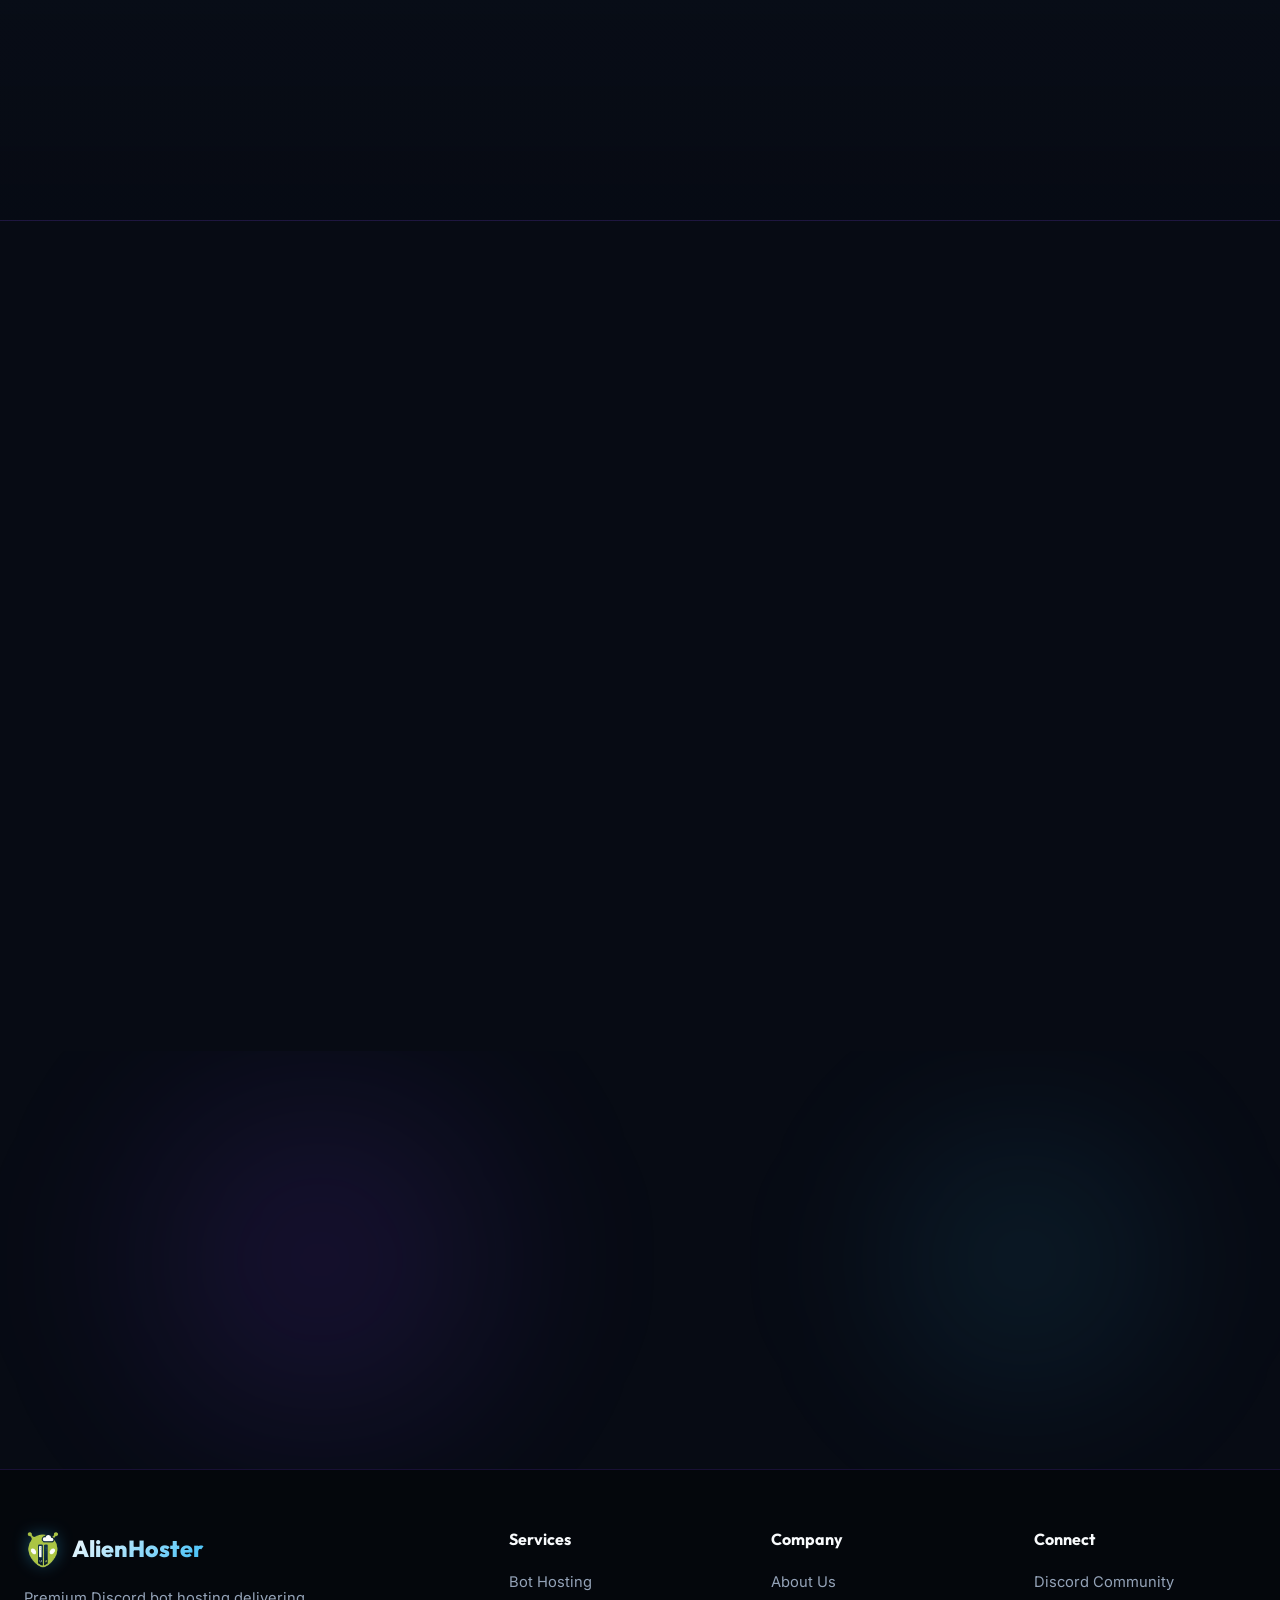
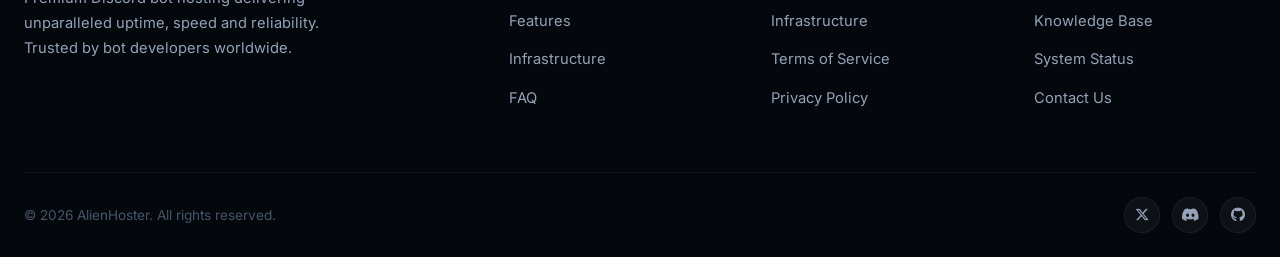
<file: alienhoster.html>
<!DOCTYPE html>
<html lang="en">

<head>
  <meta charset="UTF-8">
  <meta name="viewport" content="width=device-width, initial-scale=1.0">
  <meta name="description"
    content="AlienHoster — Premium Discord bot hosting powered by next-generation infrastructure. Deploy your bot in seconds with 99.99% uptime. Host Beyond Earth.">
  <title>AlienHoster | Host Beyond Earth</title>

  <!-- Fonts -->
  <link rel="preconnect" href="https://fonts.googleapis.com">
  <link rel="preconnect" href="https://fonts.gstatic.com" crossorigin>
  <link
    href="https://fonts.googleapis.com/css2?family=Inter:wght@300;400;500;600;700&family=Outfit:wght@400;600;800&display=swap"
    rel="stylesheet">

  <!-- Icons -->
  <link rel="stylesheet" href="https://cdnjs.cloudflare.com/ajax/libs/font-awesome/6.5.1/css/all.min.css">

  <!-- Stylesheet -->
  <link rel="stylesheet" href="styles.css">
</head>

<body>

  <!-- Scroll Progress -->
  <div id="scroll-progress"></div>

  <!-- Loading Screen -->
  <div id="loader">
    <div class="loader-ring"></div>
    <span class="loader-text">Initializing Systems</span>
  </div>

  <!-- Background -->
  <canvas id="star-canvas"></canvas>
  <div class="nebula nebula--violet"></div>
  <div class="nebula nebula--blue"></div>

  <!-- ═══════════════════════════════════════════════════════
       NAVIGATION
  ════════════════════════════════════════════════════════ -->
  <nav class="navbar" id="navbar">
    <div class="container">
      <a href="#" class="logo">
        <img src="logo.png" alt="AlienHoster" class="logo-img">
        <span class="logo-text">AlienHoster</span>
      </a>
      <div class="nav-links">
        <a href="#features">Features</a>
        <a href="#plans">Plans</a>
        <a href="#why-us">Why Us</a>
        <a href="#testimonials">Reviews</a>
        <a href="#faq">FAQ</a>
      </div>
      <div class="nav-actions">
        <a href="https://discord.gg/7yYzqXC5gs" class="btn btn-outline" target="_blank" rel="noopener">
          <i class="fa-brands fa-discord"></i> Discord
        </a>
        <a href="#plans" class="btn btn-primary">View Plans</a>
      </div>
      <button class="hamburger" id="hamburger" aria-label="Toggle navigation">
        <span></span><span></span><span></span>
      </button>
    </div>
  </nav>

  <!-- Mobile Nav Drawer -->
  <div class="mobile-overlay" id="mobile-overlay"></div>
  <div class="mobile-nav" id="mobile-nav">
    <a href="#features">Features</a>
    <a href="#plans">Plans</a>
    <a href="#why-us">Why Us</a>
    <a href="#testimonials">Reviews</a>
    <a href="#faq">FAQ</a>
    <a href="https://discord.gg/7yYzqXC5gs" target="_blank" rel="noopener">
      <i class="fa-brands fa-discord"></i> Join Discord
    </a>
  </div>

  <!-- ═══════════════════════════════════════════════════════
       1. HERO
  ════════════════════════════════════════════════════════ -->
  <section class="hero" id="home">
    <div class="container">
      <div class="hero-content">
        <div class="hero-badge reveal">
          <span class="pulse-dot"></span> Next-Gen Infrastructure Online
        </div>
        <h1 class="hero-title reveal reveal-delay-1">Host Beyond Earth.</h1>
        <p class="hero-subtitle reveal reveal-delay-2">
          Premium Discord bot hosting powered by next-generation infrastructure. Deploy your bot in seconds with 99.99%
          uptime.
        </p>
        <div class="hero-buttons reveal reveal-delay-3">
          <a href="#plans" class="btn btn-primary"><i class="fa-solid fa-rocket"></i> View Plans</a>
          <a href="https://discord.gg/7yYzqXC5gs" class="btn btn-outline" target="_blank" rel="noopener">
            <i class="fa-brands fa-discord"></i> Join Discord
          </a>
        </div>
      </div>

      <div class="hero-visual reveal reveal-delay-2">
        <div class="hologram-wrapper">
          <div class="holo-hexgrid"></div>
          <!-- Server Core -->
          <div class="holo-core">
            <div class="rack-line"></div>
            <div class="rack-line"></div>
            <div class="rack-line"></div>
            <div class="rack-line"></div>
            <div class="rack-line"></div>
            <span class="rack-led led-1"></span>
            <span class="rack-led led-2"></span>
            <span class="rack-led led-3"></span>
          </div>
          <!-- Orbit Rings -->
          <div class="orbit-ring orbit-ring-1">
            <div class="orbit-node orbit-node-1"></div>
          </div>
          <div class="orbit-ring orbit-ring-2">
            <div class="orbit-node orbit-node-2"></div>
          </div>
          <div class="orbit-ring orbit-ring-3">
            <div class="orbit-node orbit-node-3"></div>
          </div>
        </div>
      </div>
    </div>
  </section>

  <!-- ═══════════════════════════════════════════════════════
       2. FEATURES
  ════════════════════════════════════════════════════════ -->
  <section id="features">
    <div class="container">
      <div class="section-header">
        <span class="section-badge reveal">Core Technology</span>
        <h2 class="section-title reveal reveal-delay-1"><span class="gradient-text">Built for the Future</span></h2>
        <p class="section-subtitle reveal reveal-delay-2">Enterprise-grade infrastructure purpose-built for running
          Discord bots with unmatched performance and reliability.</p>
      </div>
      <div class="features-grid">
        <div class="feature-card reveal reveal-delay-1">
          <div class="feature-icon"><i class="fa-solid fa-microchip"></i></div>
          <h3 class="feature-name">NVMe SSD Storage</h3>
          <p class="feature-desc">Enterprise NVMe arrays deliver warp-speed read and write performance. Your bot's
            database and files load without a single bottleneck.</p>
        </div>
        <div class="feature-card reveal reveal-delay-2">
          <div class="feature-icon"><i class="fa-solid fa-shield-halved"></i></div>
          <h3 class="feature-name">DDoS Protection</h3>
          <p class="feature-desc">Always-on mitigation with up to 17 Tbps filtering capacity. Your bot stays online and
            responsive even under heavy attack.</p>
        </div>
        <div class="feature-card reveal reveal-delay-3">
          <div class="feature-icon"><i class="fa-solid fa-bolt-lightning"></i></div>
          <h3 class="feature-name">Instant Setup</h3>
          <p class="feature-desc">Automated provisioning gets your bot online in under 30 seconds. Pick your plan,
            upload your bot, and you are live — zero manual steps.</p>
        </div>
        <div class="feature-card reveal reveal-delay-4">
          <div class="feature-icon"><i class="fa-solid fa-headset"></i></div>
          <h3 class="feature-name">24/7 Support</h3>
          <p class="feature-desc">Our expert crew is always on standby in Discord. Get real-time help with your bot
            setup day or night — average response time under 5 minutes.</p>
        </div>
        <div class="feature-card reveal reveal-delay-5">
          <div class="feature-icon"><i class="fa-solid fa-signal"></i></div>
          <h3 class="feature-name">99.99% Uptime</h3>
          <p class="feature-desc">Your bot stays online around the clock. Redundant power, networking and automatic
            restarts ensure your bot never misses a command.</p>
        </div>
        <div class="feature-card reveal reveal-delay-6">
          <div class="feature-icon"><i class="fa-solid fa-rotate"></i></div>
          <h3 class="feature-name">Auto Restarts</h3>
          <p class="feature-desc">If your bot crashes, our watchdog system detects it instantly and restarts it
            automatically — keeping your community running without interruption.</p>
        </div>
      </div>
    </div>
  </section>

  <!-- ═══════════════════════════════════════════════════════
       3. HOSTING PLANS
  ════════════════════════════════════════════════════════ -->
  <section id="plans">
    <div class="container">
      <div class="section-header">
        <span class="section-badge reveal">Pricing</span>
        <h2 class="section-title reveal reveal-delay-1"><span class="gradient-text">Bot Hosting Plans</span></h2>
        <p class="section-subtitle reveal reveal-delay-2">Choose the perfect plan for your Discord bot. Transparent
          pricing, zero hidden fees.</p>
      </div>


      <!-- Bot Hosting Plans -->
      <div class="pricing-panel active" id="panel-bots">
        <div class="plan-card reveal reveal-delay-1">
          <h3 class="plan-name">Starter</h3>
          <div class="plan-price"><span class="currency">₹</span>99</div>
          <p class="plan-period">per month</p>
          <div class="plan-divider"></div>
          <ul class="plan-features">
            <li><i class="fa-solid fa-check"></i> 1 vCore CPU</li>
            <li><i class="fa-solid fa-check"></i> 256 MB DDR4 RAM</li>
            <li><i class="fa-solid fa-check"></i> 3 GB NVMe Storage</li>
            <li><i class="fa-solid fa-check"></i> Best for small utility bots</li>
            <li><i class="fa-solid fa-check"></i> Auto Restart</li>
            <li><i class="fa-solid fa-check"></i> Standard Support</li>
          </ul>
          <a href="https://discord.gg/7yYzqXC5gs" target="_blank" rel="noopener" class="btn btn-outline">
            <i class="fa-brands fa-discord"></i> Purchase via Discord
          </a>
        </div>

        <div class="plan-card featured reveal reveal-delay-2">
          <span class="plan-badge">Most Popular</span>
          <h3 class="plan-name">Explorer</h3>
          <div class="plan-price"><span class="currency">₹</span>249</div>
          <p class="plan-period">per month</p>
          <div class="plan-divider"></div>
          <ul class="plan-features">
            <li><i class="fa-solid fa-check"></i> 2 vCore CPU</li>
            <li><i class="fa-solid fa-check"></i> 2 GB DDR4 RAM</li>
            <li><i class="fa-solid fa-check"></i> 10 GB NVMe Storage</li>
            <li><i class="fa-solid fa-check"></i> Best for growing communities</li>
            <li><i class="fa-solid fa-check"></i> Auto Restart</li>
            <li><i class="fa-solid fa-check"></i> Premium Support</li>
          </ul>
          <a href="https://discord.gg/7yYzqXC5gs" target="_blank" rel="noopener" class="btn btn-primary">
            <i class="fa-brands fa-discord"></i> Purchase via Discord
          </a>
        </div>

        <div class="plan-card reveal reveal-delay-3">
          <h3 class="plan-name">Galaxy</h3>
          <div class="plan-price"><span class="currency">₹</span>499</div>
          <p class="plan-period">per month</p>
          <div class="plan-divider"></div>
          <ul class="plan-features">
            <li><i class="fa-solid fa-check"></i> 4 vCore CPU</li>
            <li><i class="fa-solid fa-check"></i> 6 GB DDR4 RAM</li>
            <li><i class="fa-solid fa-check"></i> 25 GB NVMe Storage</li>
            <li><i class="fa-solid fa-check"></i> Best for large production bots</li>
            <li><i class="fa-solid fa-check"></i> Auto Restart</li>
            <li><i class="fa-solid fa-check"></i> Priority Support</li>
          </ul>
          <a href="https://discord.gg/7yYzqXC5gs" target="_blank" rel="noopener" class="btn btn-outline">
            <i class="fa-brands fa-discord"></i> Purchase via Discord
          </a>
        </div>
      </div>


    </div>
  </section>

  <!-- ═══════════════════════════════════════════════════════
       4. WHY CHOOSE ALIENHOSTER
  ════════════════════════════════════════════════════════ -->
  <section class="stats-section" id="why-us">
    <div class="container">
      <div class="stats-grid reveal">
        <div class="stat-card">
          <div class="stat-value"><span data-count="99.9" data-suffix="%">0</span></div>
          <div class="stat-label">Uptime Guarantee</div>
        </div>
        <div class="stat-card">
          <div class="stat-value"><span data-count="30" data-suffix="s" data-prefix="<">0</span></div>
          <div class="stat-label">Instant Deployments</div>
        </div>
        <div class="stat-card">
          <div class="stat-value"><span data-count="15" data-suffix="ms" data-prefix="<">0</span></div>
          <div class="stat-label">Ultra Low Latency</div>
        </div>
        <div class="stat-card">
          <div class="stat-value"><span data-count="100" data-suffix="%">0</span></div>
          <div class="stat-label">Premium Hardware</div>
        </div>
      </div>
    </div>
  </section>

  <!-- ═══════════════════════════════════════════════════════
       5. TESTIMONIALS
  ════════════════════════════════════════════════════════ -->
  <!--
  <section id="testimonials">
    <div class="container">
      <div class="section-header">
        <span class="section-badge reveal">Testimonials</span>
        <h2 class="section-title reveal reveal-delay-1"><span class="gradient-text">Transmission Logs</span></h2>
        <p class="section-subtitle reveal reveal-delay-2">Hear from bot developers who trust AlienHoster with their
          infrastructure.</p>
      </div>

      <div class="testimonials-grid">
        <div class="testimonial-card reveal reveal-delay-1">
          <i class="fa-solid fa-quote-left quote-mark"></i>
          <p class="testimonial-text">
            "Moved my moderation bot to AlienHoster and it's been running flawlessly for 6 months straight. Zero
            downtime, auto restarts work perfectly, and the response time is insanely fast."
          </p>
          <div class="testimonial-stars">
            <i class="fa-solid fa-star"></i><i class="fa-solid fa-star"></i><i class="fa-solid fa-star"></i><i
              class="fa-solid fa-star"></i><i class="fa-solid fa-star"></i>
          </div>
          <div class="testimonial-author">
            <div class="author-avatar">JD</div>
            <div>
              <div class="author-name">James D.</div>
              <div class="author-role">Bot Developer &bull; 50+ Servers</div>
            </div>
          </div>
        </div>

        <div class="testimonial-card reveal reveal-delay-2">
          <i class="fa-solid fa-quote-left quote-mark"></i>
          <p class="testimonial-text">
            "Their Discord support is unreal. I had a database issue with my music bot, opened a ticket, and their tech
            team resolved it in under 5 minutes — at 2 AM on a Sunday."
          </p>
          <div class="testimonial-stars">
            <i class="fa-solid fa-star"></i><i class="fa-solid fa-star"></i><i class="fa-solid fa-star"></i><i
              class="fa-solid fa-star"></i><i class="fa-solid fa-star"></i>
          </div>
          <div class="testimonial-author">
            <div class="author-avatar">ST</div>
            <div>
              <div class="author-name">Sarah T.</div>
              <div class="author-role">Bot Developer &bull; Music Bot</div>
            </div>
          </div>
        </div>

        <div class="testimonial-card reveal reveal-delay-3">
          <i class="fa-solid fa-quote-left quote-mark"></i>
          <p class="testimonial-text">
            "Best value for money, hands down. We run 8 Discord bots across multiple servers on their Galaxy plan.
            Everything handles thousands of commands per hour without breaking a sweat."
          </p>
          <div class="testimonial-stars">
            <i class="fa-solid fa-star"></i><i class="fa-solid fa-star"></i><i class="fa-solid fa-star"></i><i
              class="fa-solid fa-star"></i><i class="fa-solid fa-star"></i>
          </div>
          <div class="testimonial-author">
            <div class="author-avatar">MK</div>
            <div>
              <div class="author-name">Mark K.</div>
              <div class="author-role">Bot Developer &bull; Utility Bots</div>
            </div>
          </div>
        </div>
      </div>
    </div>
  </section>
  -->

  <!-- ═══════════════════════════════════════════════════════
       6. FAQ
  ════════════════════════════════════════════════════════ -->
  <section id="faq">
    <div class="container">
      <div class="section-header">
        <span class="section-badge reveal">Support</span>
        <h2 class="section-title reveal reveal-delay-1"><span class="gradient-text">Knowledge Base</span></h2>
        <p class="section-subtitle reveal reveal-delay-2">Answers to the most common questions about our services.</p>
      </div>

      <div class="faq-list reveal">
        <div class="faq-item">
          <button class="faq-trigger">
            How do I purchase?
            <span class="faq-trigger-icon"><i class="fa-solid fa-chevron-down"></i></span>
          </button>
          <div class="faq-body">
            <div class="faq-body-inner">
              All purchases are handled securely through our Discord server for direct, personalized communication.
              Click any "Purchase via Discord" button, join the server, and open a sales ticket. Our automated billing
              bot will walk you through payment — the entire process takes under two minutes.
            </div>
          </div>
        </div>

        <div class="faq-item">
          <button class="faq-trigger">
            What bot frameworks are supported?
            <span class="faq-trigger-icon"><i class="fa-solid fa-chevron-down"></i></span>
          </button>
          <div class="faq-body">
            <div class="faq-body-inner">
              We support any Discord bot framework — discord.js, discord.py, JDA, Eris, Serenity, and more. Whether your
              bot is built with Node.js, Python, Java, or Rust, our servers run it flawlessly. Just upload your files
              and we handle the rest.
            </div>
          </div>
        </div>

        <div class="faq-item">
          <button class="faq-trigger">
            How fast is setup?
            <span class="faq-trigger-icon"><i class="fa-solid fa-chevron-down"></i></span>
          </button>
          <div class="faq-body">
            <div class="faq-body-inner">
              Once payment is confirmed, our automated provisioning systems kick in immediately. Your bot hosting
              instance is typically online and ready within 30 seconds. Upload your bot files, configure your token, and
              you are live.
            </div>
          </div>
        </div>

        <div class="faq-item">
          <button class="faq-trigger">
            Do you provide support?
            <span class="faq-trigger-icon"><i class="fa-solid fa-chevron-down"></i></span>
          </button>
          <div class="faq-body">
            <div class="faq-body-inner">
              Absolutely. We offer 24/7 technical support via our Discord ticket system. Whether it's a billing
              question, help configuring your bot, or troubleshooting crashes, our experienced team is ready to help.
              Our average response time is under 5 minutes.
            </div>
          </div>
        </div>

        <div class="faq-item">
          <button class="faq-trigger">
            Can I upgrade later?
            <span class="faq-trigger-icon"><i class="fa-solid fa-chevron-down"></i></span>
          </button>
          <div class="faq-body">
            <div class="faq-body-inner">
              Yes — seamlessly. As your bot grows to more servers and handles more commands, you can upgrade your plan
              at any time without data loss or downtime. Simply open an upgrade ticket in Discord and we will adjust
              your resources instantly.
            </div>
          </div>
        </div>
      </div>
    </div>
  </section>

  <!-- ═══════════════════════════════════════════════════════
       7. FINAL CTA
  ════════════════════════════════════════════════════════ -->
  <section class="cta-section">
    <div class="cta-glow-1"></div>
    <div class="cta-glow-2"></div>
    <div class="container">
      <div class="cta-content reveal">
        <h2 class="cta-title">Ready To Launch?</h2>
        <p class="section-subtitle" style="margin-bottom: 36px;">Join our Discord and deploy your bot today.</p>
        <a href="https://discord.gg/7yYzqXC5gs" class="btn btn-glow" target="_blank" rel="noopener">
          <i class="fa-brands fa-discord"></i> Join Discord Now
        </a>
      </div>
    </div>
  </section>

  <!-- ═══════════════════════════════════════════════════════
       8. FOOTER
  ════════════════════════════════════════════════════════ -->
  <footer class="site-footer">
    <div class="container">
      <div class="footer-top">
        <div class="footer-brand">
          <a href="#" class="logo">
            <img src="logo.png" alt="AlienHoster" class="logo-img">
            <span class="logo-text">AlienHoster</span>
          </a>
          <p>Premium Discord bot hosting delivering unparalleled uptime, speed and reliability. Trusted by bot
            developers worldwide.</p>
        </div>
        <div>
          <h4 class="footer-col-title">Services</h4>
          <ul class="footer-links">
            <li><a href="#plans">Bot Hosting</a></li>
            <li><a href="#features">Features</a></li>
            <li><a href="#why-us">Infrastructure</a></li>
            <li><a href="#faq">FAQ</a></li>
          </ul>
        </div>
        <div>
          <h4 class="footer-col-title">Company</h4>
          <ul class="footer-links">
            <li><a href="#">About Us</a></li>
            <li><a href="#why-us">Infrastructure</a></li>
            <li><a href="#">Terms of Service</a></li>
            <li><a href="#">Privacy Policy</a></li>
          </ul>
        </div>
        <div>
          <h4 class="footer-col-title">Connect</h4>
          <ul class="footer-links">
            <li><a href="https://discord.gg/7yYzqXC5gs" target="_blank" rel="noopener">Discord Community</a></li>
            <li><a href="#faq">Knowledge Base</a></li>
            <li><a href="#">System Status</a></li>
            <li><a href="#">Contact Us</a></li>
          </ul>
        </div>
      </div>
      <div class="footer-bottom">
        <div class="footer-copy">&copy; 2026 AlienHoster. All rights reserved.</div>
        <div class="social-icons">
          <a href="#" class="social-icon" aria-label="Twitter"><i class="fa-brands fa-x-twitter"></i></a>
          <a href="https://discord.gg/7yYzqXC5gs" class="social-icon" aria-label="Discord" target="_blank"
            rel="noopener"><i class="fa-brands fa-discord"></i></a>
          <a href="#" class="social-icon" aria-label="GitHub"><i class="fa-brands fa-github"></i></a>
        </div>
      </div>
    </div>
  </footer>

  <!-- Script -->
  <script src="script.js"></script>
</body>

</html>
</file>
<file: styles.css>
/* ============================================================
   AlienHoster — Styles
   A futuristic, premium hosting website
   ============================================================ */

/* ── Custom Properties ────────────────────────────────────── */
:root {
  --space-black: #070B14;
  --cosmic-indigo: #111827;
  --electric-violet: #7C3AED;
  --electric-violet-glow: rgba(124, 58, 237, 0.4);
  --neon-blue: #38BDF8;
  --neon-blue-glow: rgba(56, 189, 248, 0.4);
  --soft-white: #F8FAFC;
  --muted: #94a3b8;
  --glass-bg: rgba(17, 24, 39, 0.55);
  --glass-border: rgba(124, 58, 237, 0.18);
  --glass-border-hover: rgba(56, 189, 248, 0.5);
  --font-body: 'Inter', sans-serif;
  --font-heading: 'Outfit', sans-serif;
  --transition-fast: 0.25s ease;
  --transition-med: 0.4s cubic-bezier(.4,0,.2,1);
  --radius-sm: 8px;
  --radius-md: 14px;
  --radius-lg: 20px;
  --radius-pill: 999px;
}

/* ── Reset & Base ─────────────────────────────────────────── */
*,
*::before,
*::after {
  margin: 0;
  padding: 0;
  box-sizing: border-box;
}

html {
  scroll-behavior: smooth;
  font-size: 16px;
}

body {
  background-color: var(--space-black);
  color: var(--soft-white);
  font-family: var(--font-body);
  line-height: 1.65;
  overflow-x: hidden;
  -webkit-font-smoothing: antialiased;
  -moz-osx-font-smoothing: grayscale;
}

h1, h2, h3, h4, h5, h6 {
  font-family: var(--font-heading);
  font-weight: 800;
  line-height: 1.15;
}

a {
  text-decoration: none;
  color: inherit;
}

ul {
  list-style: none;
}

img {
  max-width: 100%;
  display: block;
}

/* ── Custom Scrollbar ─────────────────────────────────────── */
::-webkit-scrollbar {
  width: 8px;
}
::-webkit-scrollbar-track {
  background: var(--space-black);
}
::-webkit-scrollbar-thumb {
  background: rgba(124, 58, 237, 0.35);
  border-radius: 4px;
}
::-webkit-scrollbar-thumb:hover {
  background: var(--electric-violet);
}

/* ── Announcement Bar ─────────────────────────────────────── */
.announcement-bar {
  position: fixed;
  top: 0;
  left: 0;
  right: 0;
  height: 44px;
  background: linear-gradient(90deg, rgba(124,58,237,0.15), rgba(56,189,248,0.1), rgba(124,58,237,0.15));
  border-bottom: 1px solid rgba(124,58,237,0.2);
  display: flex;
  align-items: center;
  justify-content: center;
  z-index: 9001;
  backdrop-filter: blur(8px);
  transition: height 0.3s ease, opacity 0.3s ease;
  overflow: hidden;
}
.announcement-bar.hidden {
  height: 0;
  opacity: 0;
  pointer-events: none;
}
.announcement-inner {
  display: flex;
  align-items: center;
  gap: 10px;
  font-size: 0.82rem;
  font-weight: 500;
  color: #cbd5e1;
  letter-spacing: 0.3px;
}
.announcement-dot {
  width: 7px;
  height: 7px;
  border-radius: 50%;
  background: #22c55e;
  box-shadow: 0 0 8px rgba(34,197,94,0.7);
  flex-shrink: 0;
  animation: pulseDot 1.8s ease-in-out infinite;
}
.announcement-close {
  position: absolute;
  right: 16px;
  background: none;
  border: none;
  color: var(--muted);
  cursor: pointer;
  font-size: 0.85rem;
  padding: 6px;
  line-height: 1;
  transition: color var(--transition-fast);
}
.announcement-close:hover {
  color: var(--soft-white);
}

/* ── Loading Screen ───────────────────────────────────────── */
#loader {
  position: fixed;
  inset: 0;
  background: var(--space-black);
  display: flex;
  flex-direction: column;
  justify-content: center;
  align-items: center;
  gap: 24px;
  z-index: 99999;
  transition: opacity 0.6s ease, visibility 0.6s ease;
}
#loader.hidden {
  opacity: 0;
  visibility: hidden;
}
.loader-ring {
  width: 64px;
  height: 64px;
  border: 3px solid transparent;
  border-top-color: var(--neon-blue);
  border-bottom-color: var(--electric-violet);
  border-radius: 50%;
  animation: loaderSpin 0.9s linear infinite;
  box-shadow: 0 0 24px var(--electric-violet-glow);
}
.loader-text {
  font-family: var(--font-heading);
  font-size: 0.85rem;
  letter-spacing: 3px;
  text-transform: uppercase;
  color: var(--muted);
  animation: loaderPulse 1.5s ease-in-out infinite;
}
@keyframes loaderSpin {
  to { transform: rotate(360deg); }
}
@keyframes loaderPulse {
  0%, 100% { opacity: 0.4; }
  50% { opacity: 1; }
}

/* ── Canvas Background ────────────────────────────────────── */
#star-canvas {
  position: fixed;
  inset: 0;
  z-index: -2;
  pointer-events: none;
}

/* Nebula glow */
.nebula {
  position: fixed;
  border-radius: 50%;
  filter: blur(120px);
  z-index: -1;
  pointer-events: none;
  opacity: 0.25;
}
.nebula--violet {
  width: 55vw;
  height: 55vh;
  top: -10%;
  right: -15%;
  background: radial-gradient(circle, var(--electric-violet-glow) 0%, transparent 70%);
}
.nebula--blue {
  width: 45vw;
  height: 50vh;
  bottom: -5%;
  left: -10%;
  background: radial-gradient(circle, var(--neon-blue-glow) 0%, transparent 70%);
}

/* ── Buttons ──────────────────────────────────────────────── */
.btn {
  display: inline-flex;
  align-items: center;
  justify-content: center;
  gap: 8px;
  padding: 12px 28px;
  border-radius: var(--radius-sm);
  font-family: var(--font-body);
  font-weight: 600;
  font-size: 0.92rem;
  cursor: pointer;
  border: none;
  transition: all var(--transition-med);
  position: relative;
  overflow: hidden;
  white-space: nowrap;
}
.btn::before {
  content: '';
  position: absolute;
  inset: 0;
  background: linear-gradient(45deg, transparent, rgba(255,255,255,0.08), transparent);
  transform: translateX(-100%);
  transition: transform 0.5s ease;
}
.btn:hover::before {
  transform: translateX(100%);
}

.btn-primary {
  background: linear-gradient(135deg, var(--electric-violet), #5b21b6);
  color: var(--soft-white);
  box-shadow: 0 4px 20px var(--electric-violet-glow);
}
.btn-primary:hover {
  transform: translateY(-3px);
  box-shadow: 0 8px 32px rgba(124, 58, 237, 0.55);
}

.btn-outline {
  background: transparent;
  color: var(--soft-white);
  border: 1px solid var(--glass-border-hover);
}
.btn-outline:hover {
  background: rgba(56, 189, 248, 0.08);
  box-shadow: 0 0 20px var(--neon-blue-glow);
  transform: translateY(-3px);
}

.btn-glow {
  background: linear-gradient(135deg, var(--electric-violet), var(--neon-blue));
  color: var(--soft-white);
  font-size: 1.05rem;
  padding: 16px 42px;
  box-shadow: 0 4px 30px var(--electric-violet-glow);
}
.btn-glow:hover {
  transform: translateY(-4px) scale(1.03);
  box-shadow: 0 8px 40px rgba(56, 189, 248, 0.45);
}

/* ── Section Utilities ────────────────────────────────────── */
.container {
  max-width: 1280px;
  margin: 0 auto;
  padding: 0 24px;
}
section {
  padding: 110px 0;
  position: relative;
  scroll-margin-top: 100px;
}

.section-header {
  text-align: center;
  margin-bottom: 64px;
}
.section-badge {
  display: inline-block;
  padding: 5px 14px;
  background: rgba(124, 58, 237, 0.12);
  border: 1px solid var(--glass-border);
  border-radius: var(--radius-pill);
  font-size: 0.78rem;
  font-weight: 600;
  color: var(--neon-blue);
  letter-spacing: 1.5px;
  text-transform: uppercase;
  margin-bottom: 16px;
  backdrop-filter: blur(6px);
}
.section-title {
  font-size: clamp(2rem, 5vw, 3rem);
  margin-bottom: 16px;
}
.section-title .gradient-text {
  background: linear-gradient(135deg, var(--soft-white), #a5b4fc, var(--neon-blue));
  -webkit-background-clip: text;
  -webkit-text-fill-color: transparent;
}
.section-subtitle {
  color: var(--muted);
  max-width: 560px;
  margin: 0 auto;
  font-size: 1.05rem;
}

/* ── Scroll Reveal Animation ──────────────────────────────── */
.reveal {
  opacity: 0;
  transform: translateY(40px);
  transition: opacity 0.7s ease, transform 0.7s ease;
}
.reveal.visible {
  opacity: 1;
  transform: translateY(0);
}
.reveal-delay-1 { transition-delay: 0.1s; }
.reveal-delay-2 { transition-delay: 0.2s; }
.reveal-delay-3 { transition-delay: 0.3s; }
.reveal-delay-4 { transition-delay: 0.4s; }
.reveal-delay-5 { transition-delay: 0.5s; }
.reveal-delay-6 { transition-delay: 0.6s; }

/* ── Navigation ───────────────────────────────────────────── */
.navbar {
  position: fixed;
  top: 44px;
  width: 100%;
  padding: 18px 0;
  z-index: 9000;
  transition: top 0.3s ease, background var(--transition-med), padding var(--transition-med), border var(--transition-med);
}
.bar-dismissed .navbar {
  top: 0;
}
.navbar.scrolled {
  background: rgba(7, 11, 20, 0.85);
  backdrop-filter: blur(16px);
  border-bottom: 1px solid var(--glass-border);
  padding: 12px 0;
}
.navbar .container {
  display: flex;
  justify-content: space-between;
  align-items: center;
}
.logo {
  font-family: var(--font-heading);
  font-size: 1.45rem;
  font-weight: 800;
  display: flex;
  align-items: center;
  gap: 10px;
}
.logo-img {
  width: 38px;
  height: 38px;
  object-fit: contain;
  border-radius: 6px;
  filter: drop-shadow(0 0 8px var(--neon-blue-glow));
  transition: filter var(--transition-fast);
}
.logo:hover .logo-img {
  filter: drop-shadow(0 0 14px var(--neon-blue-glow));
}
.logo-text {
  background: linear-gradient(135deg, var(--soft-white), var(--neon-blue));
  -webkit-background-clip: text;
  -webkit-text-fill-color: transparent;
}
.nav-links {
  display: flex;
  gap: 32px;
}
.nav-links a {
  font-size: 0.9rem;
  font-weight: 500;
  color: var(--muted);
  position: relative;
  transition: color var(--transition-fast);
}
.nav-links a:hover {
  color: var(--soft-white);
}
.nav-links a::after {
  content: '';
  position: absolute;
  bottom: -6px;
  left: 0;
  width: 0;
  height: 2px;
  background: var(--neon-blue);
  border-radius: 1px;
  transition: width 0.3s ease;
}
.nav-links a:hover::after,
.nav-links a.active::after {
  width: 100%;
}
.nav-links a.active {
  color: var(--soft-white);
}
.nav-actions {
  display: flex;
  align-items: center;
  gap: 12px;
}

/* Mobile Hamburger */
.hamburger {
  display: none;
  flex-direction: column;
  gap: 5px;
  cursor: pointer;
  background: none;
  border: none;
  padding: 4px;
  z-index: 9999;
}
.hamburger span {
  display: block;
  width: 24px;
  height: 2px;
  background: var(--soft-white);
  border-radius: 2px;
  transition: all 0.3s ease;
}
.hamburger.active span:nth-child(1) {
  transform: rotate(45deg) translate(5px, 5px);
}
.hamburger.active span:nth-child(2) {
  opacity: 0;
}
.hamburger.active span:nth-child(3) {
  transform: rotate(-45deg) translate(5px, -5px);
}

/* Mobile Nav Drawer */
.mobile-nav {
  position: fixed;
  top: 0;
  right: -100%;
  width: 280px;
  height: 100vh;
  background: rgba(7, 11, 20, 0.97);
  backdrop-filter: blur(20px);
  border-left: 1px solid var(--glass-border);
  z-index: 9998;
  padding: 100px 30px 30px;
  transition: right 0.4s cubic-bezier(.4,0,.2,1);
  display: flex;
  flex-direction: column;
  gap: 10px;
}
.mobile-nav.open {
  right: 0;
}
.mobile-nav a {
  display: block;
  padding: 14px 0;
  font-size: 1.05rem;
  font-weight: 500;
  color: var(--muted);
  border-bottom: 1px solid rgba(255,255,255,0.04);
  transition: color var(--transition-fast);
}
.mobile-nav a:hover {
  color: var(--neon-blue);
}
.mobile-overlay {
  position: fixed;
  inset: 0;
  background: rgba(0,0,0,0.5);
  z-index: 9997;
  opacity: 0;
  visibility: hidden;
  transition: all 0.3s ease;
}
.mobile-overlay.active {
  opacity: 1;
  visibility: visible;
}

/* ── Hero Section ─────────────────────────────────────────── */
.hero {
  min-height: 100vh;
  display: flex;
  align-items: center;
  padding-top: 120px;
  transition: padding-top 0.3s ease;
}
.bar-dismissed .hero {
  padding-top: 80px;
}
.hero .container {
  display: flex;
  align-items: center;
  justify-content: space-between;
  gap: 60px;
}
.hero-content {
  flex: 1;
  max-width: 600px;
}
.hero-badge {
  display: inline-flex;
  align-items: center;
  gap: 8px;
  padding: 6px 14px;
  background: rgba(124, 58, 237, 0.1);
  border: 1px solid var(--glass-border);
  border-radius: var(--radius-pill);
  font-size: 0.78rem;
  font-weight: 600;
  color: var(--neon-blue);
  margin-bottom: 24px;
  backdrop-filter: blur(6px);
}
.hero-badge .pulse-dot {
  width: 8px;
  height: 8px;
  border-radius: 50%;
  background: #22c55e;
  animation: pulseDot 1.5s ease-in-out infinite;
}
@keyframes pulseDot {
  0%, 100% { box-shadow: 0 0 0 0 rgba(34, 197, 94, 0.6); }
  50% { box-shadow: 0 0 0 6px rgba(34, 197, 94, 0); }
}

.hero-title {
  font-size: clamp(3rem, 6vw, 4.8rem);
  margin-bottom: 22px;
  background: linear-gradient(135deg, #ffffff 30%, #a5b4fc 70%, var(--neon-blue));
  -webkit-background-clip: text;
  -webkit-text-fill-color: transparent;
}
.hero-subtitle {
  font-size: 1.15rem;
  color: var(--muted);
  margin-bottom: 40px;
  max-width: 500px;
  line-height: 1.8;
}
.hero-buttons {
  display: flex;
  gap: 16px;
  flex-wrap: wrap;
}

/* Hero visual — server hologram */
.hero-visual {
  flex: 1;
  display: flex;
  justify-content: center;
  align-items: center;
}
.hologram-wrapper {
  position: relative;
  width: 420px;
  height: 420px;
}

/* Central server */
.holo-core {
  position: absolute;
  top: 50%;
  left: 50%;
  transform: translate(-50%, -50%);
  width: 110px;
  height: 150px;
  background: linear-gradient(180deg, rgba(17,24,39,0.9), rgba(7,11,20,1));
  border: 1.5px solid var(--neon-blue);
  border-radius: 10px;
  box-shadow:
    0 0 30px var(--neon-blue-glow),
    inset 0 0 20px rgba(56,189,248,0.08);
  z-index: 5;
  display: flex;
  flex-direction: column;
  gap: 10px;
  padding: 18px 12px;
  animation: coreFloat 4s ease-in-out infinite;
}
@keyframes coreFloat {
  0%, 100% { transform: translate(-50%, -50%) translateY(0); }
  50% { transform: translate(-50%, -50%) translateY(-12px); }
}
.rack-line {
  width: 100%;
  height: 6px;
  background: rgba(7, 11, 20, 0.8);
  border-radius: 3px;
  position: relative;
  overflow: hidden;
}
.rack-line::after {
  content: '';
  position: absolute;
  top: 0;
  left: -100%;
  width: 40%;
  height: 100%;
  background: var(--neon-blue);
  box-shadow: 0 0 8px var(--neon-blue);
  border-radius: 3px;
  animation: rackScan 2.5s ease-in-out infinite;
}
.rack-line:nth-child(2)::after { animation-delay: 0.4s; }
.rack-line:nth-child(3)::after { animation-delay: 0.8s; }
.rack-line:nth-child(4)::after { animation-delay: 1.2s; }
.rack-line:nth-child(5)::after { animation-delay: 1.6s; }
@keyframes rackScan {
  0% { left: -100%; }
  50% { left: 110%; }
  100% { left: 110%; }
}
.rack-led {
  width: 5px;
  height: 5px;
  border-radius: 50%;
  position: absolute;
  right: 10px;
}
.rack-led.led-1 { top: 20px; background: #22c55e; box-shadow: 0 0 6px #22c55e; animation: ledBlink 2s infinite; }
.rack-led.led-2 { top: 36px; background: var(--neon-blue); box-shadow: 0 0 6px var(--neon-blue); animation: ledBlink 3s infinite 0.5s; }
.rack-led.led-3 { bottom: 20px; background: var(--electric-violet); box-shadow: 0 0 6px var(--electric-violet); animation: ledBlink 2.5s infinite 1s; }
@keyframes ledBlink {
  0%, 100% { opacity: 1; }
  50% { opacity: 0.3; }
}

/* Orbital rings */
.orbit-ring {
  position: absolute;
  top: 50%;
  left: 50%;
  border-radius: 50%;
  border: 1px solid rgba(56, 189, 248, 0.15);
}
.orbit-ring-1 {
  width: 220px;
  height: 220px;
  transform: translate(-50%, -50%) rotateX(65deg);
  animation: orbitSpin 12s linear infinite;
}
.orbit-ring-2 {
  width: 320px;
  height: 320px;
  border-color: rgba(124, 58, 237, 0.15);
  transform: translate(-50%, -50%) rotateX(65deg) rotateZ(60deg);
  animation: orbitSpin 20s linear infinite reverse;
}
.orbit-ring-3 {
  width: 400px;
  height: 400px;
  border-style: dashed;
  border-color: rgba(124, 58, 237, 0.08);
  transform: translate(-50%, -50%) rotateX(65deg) rotateZ(-30deg);
  animation: orbitSpin 30s linear infinite;
}
@keyframes orbitSpin {
  to { transform: translate(-50%, -50%) rotateX(65deg) rotate(360deg); }
}

/* Orbit nodes */
.orbit-node {
  position: absolute;
  border-radius: 50%;
}
.orbit-node-1 {
  width: 14px;
  height: 14px;
  background: var(--neon-blue);
  box-shadow: 0 0 12px var(--neon-blue);
  top: 0;
  left: 50%;
  transform: translateX(-50%);
}
.orbit-node-2 {
  width: 10px;
  height: 10px;
  background: var(--electric-violet);
  box-shadow: 0 0 12px var(--electric-violet);
  bottom: 0;
  right: 20%;
}
.orbit-node-3 {
  width: 8px;
  height: 8px;
  background: #818cf8;
  box-shadow: 0 0 10px #818cf8;
  top: 30%;
  left: 0;
}

/* Hex-grid subtle bg */
.holo-hexgrid {
  position: absolute;
  inset: 0;
  background-image:
    linear-gradient(30deg, rgba(56, 189, 248, 0.03) 12%, transparent 12.5%, transparent 87%, rgba(56, 189, 248, 0.03) 87.5%),
    linear-gradient(150deg, rgba(56, 189, 248, 0.03) 12%, transparent 12.5%, transparent 87%, rgba(56, 189, 248, 0.03) 87.5%),
    linear-gradient(30deg, rgba(56, 189, 248, 0.03) 12%, transparent 12.5%, transparent 87%, rgba(56, 189, 248, 0.03) 87.5%),
    linear-gradient(150deg, rgba(56, 189, 248, 0.03) 12%, transparent 12.5%, transparent 87%, rgba(56, 189, 248, 0.03) 87.5%);
  background-size: 80px 140px;
  background-position: 0 0, 0 0, 40px 70px, 40px 70px;
  z-index: -1;
  pointer-events: none;
  opacity: 0.5;
}

/* ── How It Works Section ─────────────────────────────────── */
.steps-wrapper {
  display: flex;
  align-items: flex-start;
  gap: 0;
}
.step-card {
  flex: 1;
  background: var(--glass-bg);
  border: 1px solid var(--glass-border);
  border-radius: var(--radius-lg);
  padding: 40px 28px;
  text-align: center;
  backdrop-filter: blur(12px);
  transition: all var(--transition-med);
  position: relative;
  overflow: hidden;
}
.step-card::after {
  content: '';
  position: absolute;
  top: 0;
  left: 0;
  right: 0;
  height: 2px;
  background: linear-gradient(90deg, transparent, var(--neon-blue), transparent);
  opacity: 0;
  transition: opacity var(--transition-med);
}
.step-card:hover {
  transform: translateY(-8px);
  border-color: var(--glass-border-hover);
  box-shadow: 0 16px 48px rgba(0,0,0,0.4), 0 0 24px var(--electric-violet-glow);
}
.step-card:hover::after {
  opacity: 1;
}
.step-number {
  display: block;
  font-family: var(--font-heading);
  font-size: 4.5rem;
  font-weight: 800;
  line-height: 1;
  color: var(--electric-violet);
  opacity: 0.12;
  margin-bottom: -20px;
  letter-spacing: -2px;
}
.step-icon {
  width: 64px;
  height: 64px;
  background: rgba(124,58,237,0.1);
  border: 1px solid rgba(124,58,237,0.2);
  border-radius: 16px;
  display: flex;
  align-items: center;
  justify-content: center;
  font-size: 1.6rem;
  color: var(--neon-blue);
  margin: 0 auto 22px;
  position: relative;
  z-index: 1;
  transition: all var(--transition-med);
}
.step-card:hover .step-icon {
  background: linear-gradient(135deg, var(--electric-violet), var(--neon-blue));
  color: white;
  border-color: transparent;
  box-shadow: 0 0 20px var(--electric-violet-glow);
  transform: scale(1.1);
}
.step-title {
  font-size: 1.25rem;
  margin-bottom: 14px;
}
.step-desc {
  color: var(--muted);
  font-size: 0.92rem;
  line-height: 1.75;
}
.step-connector {
  flex-shrink: 0;
  width: 64px;
  display: flex;
  align-items: center;
  justify-content: center;
  padding-top: 74px;
  color: var(--electric-violet);
  opacity: 0.45;
  font-size: 1.1rem;
}

@media (max-width: 768px) {
  .steps-wrapper {
    flex-direction: column;
    align-items: center;
    gap: 0;
    max-width: 460px;
    margin: 0 auto;
  }
  .step-connector {
    padding-top: 0;
    width: 100%;
    height: 40px;
    transform: rotate(90deg);
  }
}

/* ── Features Section ─────────────────────────────────────── */
.features-grid {
  display: grid;
  grid-template-columns: repeat(3, 1fr);
  gap: 28px;
}
.feature-card {
  background: var(--glass-bg);
  border: 1px solid var(--glass-border);
  border-radius: var(--radius-lg);
  padding: 36px 28px;
  backdrop-filter: blur(12px);
  transition: all var(--transition-med);
  position: relative;
  overflow: hidden;
}
.feature-card::after {
  content: '';
  position: absolute;
  top: 0;
  left: 0;
  right: 0;
  height: 2px;
  background: linear-gradient(90deg, transparent, var(--neon-blue), transparent);
  opacity: 0;
  transition: opacity var(--transition-med);
}
.feature-card:hover {
  transform: translateY(-8px);
  border-color: var(--glass-border-hover);
  box-shadow: 0 16px 48px rgba(0,0,0,0.4), 0 0 24px var(--electric-violet-glow);
}
.feature-card:hover::after {
  opacity: 1;
}
.feature-icon {
  width: 56px;
  height: 56px;
  background: rgba(124, 58, 237, 0.1);
  border: 1px solid rgba(124, 58, 237, 0.2);
  border-radius: 12px;
  display: flex;
  align-items: center;
  justify-content: center;
  font-size: 1.5rem;
  color: var(--neon-blue);
  margin-bottom: 22px;
  transition: all var(--transition-med);
}
.feature-card:hover .feature-icon {
  background: linear-gradient(135deg, var(--electric-violet), var(--neon-blue));
  color: white;
  border-color: transparent;
  box-shadow: 0 0 20px var(--electric-violet-glow);
  transform: scale(1.1);
}
.feature-name {
  font-size: 1.2rem;
  margin-bottom: 12px;
}
.feature-desc {
  color: var(--muted);
  font-size: 0.92rem;
  line-height: 1.7;
}

/* ── Currency Switcher ────────────────────────────────────── */
.currency-switcher {
  position: relative;
  display: inline-block;
  margin-top: 24px;
  z-index: 1000;
}
.currency-btn {
  display: inline-flex;
  align-items: center;
  gap: 9px;
  padding: 11px 22px;
  background: linear-gradient(135deg, rgba(124,58,237,0.22), rgba(56,189,248,0.14));
  border: 1px solid rgba(124,58,237,0.55);
  border-radius: var(--radius-pill);
  color: var(--soft-white);
  font-family: var(--font-body);
  font-size: 0.9rem;
  font-weight: 600;
  cursor: pointer;
  backdrop-filter: blur(10px);
  transition: all var(--transition-med);
  box-shadow: 0 0 18px rgba(124,58,237,0.25), inset 0 1px 0 rgba(255,255,255,0.06);
  letter-spacing: 0.3px;
}
.currency-btn:hover,
.currency-switcher.open .currency-btn {
  background: linear-gradient(135deg, rgba(124,58,237,0.4), rgba(56,189,248,0.25));
  border-color: var(--neon-blue);
  box-shadow: 0 0 28px rgba(56,189,248,0.35), inset 0 1px 0 rgba(255,255,255,0.08);
  transform: translateY(-2px);
}
.currency-btn i {
  font-size: 0.72rem;
  color: rgba(255,255,255,0.6);
  transition: transform 0.22s ease;
}
.currency-switcher.open .currency-btn i {
  transform: rotate(180deg);
}
.currency-dropdown {
  position: absolute;
  top: calc(100% + 8px);
  left: 50%;
  min-width: 210px;
  background: rgba(7,11,20,0.97);
  border: 1px solid var(--glass-border);
  border-radius: var(--radius-md);
  backdrop-filter: blur(20px);
  padding: 6px;
  opacity: 0;
  visibility: hidden;
  transform: translateX(-50%) translateY(-8px);
  transition: opacity 0.2s ease, visibility 0.2s ease, transform 0.2s ease;
  z-index: 1001;
  box-shadow: 0 12px 40px rgba(0,0,0,0.5);
}
.currency-switcher.open .currency-dropdown {
  opacity: 1;
  visibility: visible;
  transform: translateX(-50%) translateY(0);
}
.currency-dropdown li {
  display: flex;
  align-items: center;
  gap: 10px;
  padding: 10px 14px;
  border-radius: var(--radius-sm);
  cursor: pointer;
  font-size: 0.88rem;
  color: var(--muted);
  transition: all var(--transition-fast);
  white-space: nowrap;
}
.currency-dropdown li:hover {
  background: rgba(124,58,237,0.15);
  color: var(--soft-white);
}
.currency-dropdown li.active {
  background: rgba(56,189,248,0.1);
  color: var(--neon-blue);
}

/* ── Pricing Section ──────────────────────────────────────── */
.pricing-tabs {
  display: flex;
  justify-content: center;
  gap: 8px;
  margin-bottom: 48px;
  background: rgba(17,24,39,0.5);
  border: 1px solid var(--glass-border);
  padding: 5px;
  border-radius: var(--radius-pill);
  width: fit-content;
  margin-left: auto;
  margin-right: auto;
}
.pricing-tab {
  padding: 10px 28px;
  border-radius: var(--radius-pill);
  background: transparent;
  border: none;
  color: var(--muted);
  font-family: var(--font-body);
  font-weight: 600;
  font-size: 0.9rem;
  cursor: pointer;
  transition: all var(--transition-fast);
}
.pricing-tab.active {
  background: linear-gradient(135deg, var(--electric-violet), #5b21b6);
  color: var(--soft-white);
  box-shadow: 0 4px 16px var(--electric-violet-glow);
}

.pricing-panel {
  display: none;
}
.pricing-panel.active {
  display: grid;
  grid-template-columns: repeat(3, 1fr);
  gap: 28px;
  animation: plansFadeIn 0.5s ease forwards;
}
@keyframes plansFadeIn {
  from { opacity: 0; transform: translateY(16px); }
  to { opacity: 1; transform: translateY(0); }
}

.plan-card {
  background: var(--glass-bg);
  border: 1px solid var(--glass-border);
  border-radius: var(--radius-lg);
  padding: 40px 28px 32px;
  backdrop-filter: blur(12px);
  transition: all var(--transition-med);
  display: flex;
  flex-direction: column;
  position: relative;
}
.plan-card:hover {
  transform: translateY(-8px);
  border-color: var(--glass-border-hover);
  box-shadow: 0 16px 48px rgba(0,0,0,0.4), 0 0 20px var(--electric-violet-glow);
}
.plan-card.featured {
  border-color: var(--neon-blue);
  box-shadow: 0 0 32px rgba(56, 189, 248, 0.12);
  z-index: 2;
}
.plan-card.featured:hover {
  box-shadow: 0 16px 48px rgba(0,0,0,0.4), 0 0 32px rgba(56, 189, 248, 0.25);
}
.plan-badge {
  position: absolute;
  top: -1px;
  left: 50%;
  transform: translateX(-50%) translateY(-50%);
  background: linear-gradient(135deg, var(--electric-violet), var(--neon-blue));
  color: var(--soft-white);
  font-size: 0.7rem;
  font-weight: 700;
  padding: 4px 14px;
  border-radius: var(--radius-pill);
  letter-spacing: 1px;
  text-transform: uppercase;
  box-shadow: 0 4px 12px var(--neon-blue-glow);
}
.plan-name {
  font-size: 1.4rem;
  margin-bottom: 8px;
}
.plan-price {
  font-family: var(--font-heading);
  font-size: 2.8rem;
  font-weight: 800;
  margin-bottom: 6px;
  display: flex;
  align-items: baseline;
  gap: 4px;
}
.plan-price .currency {
  font-size: 1.4rem;
}
.plan-period {
  font-size: 0.85rem;
  color: var(--muted);
  margin-bottom: 28px;
}
.plan-divider {
  width: 100%;
  height: 1px;
  background: var(--glass-border);
  margin-bottom: 24px;
}
.plan-features {
  flex: 1;
  margin-bottom: 28px;
}
.plan-features li {
  display: flex;
  align-items: center;
  gap: 10px;
  padding: 8px 0;
  color: #cbd5e1;
  font-size: 0.92rem;
}
.plan-features li i {
  color: var(--neon-blue);
  font-size: 0.8rem;
  width: 18px;
  text-align: center;
}
.plan-card .btn {
  width: 100%;
}

/* ── Stats Section ────────────────────────────────────────── */
.stats-section {
  background: linear-gradient(180deg, rgba(17,24,39,0.3) 0%, rgba(7,11,20,0.6) 100%);
  border-top: 1px solid var(--glass-border);
  border-bottom: 1px solid var(--glass-border);
}
.stats-grid {
  display: grid;
  grid-template-columns: repeat(4, 1fr);
  gap: 24px;
}
.stat-card {
  text-align: center;
  padding: 40px 20px;
  position: relative;
}
.stat-card::after {
  content: '';
  position: absolute;
  right: 0;
  top: 20%;
  height: 60%;
  width: 1px;
  background: var(--glass-border);
}
.stat-card:last-child::after {
  display: none;
}
.stat-value {
  font-family: var(--font-heading);
  font-size: clamp(2.2rem, 4vw, 3.2rem);
  font-weight: 800;
  background: linear-gradient(135deg, var(--neon-blue), var(--electric-violet));
  -webkit-background-clip: text;
  -webkit-text-fill-color: transparent;
  margin-bottom: 8px;
}
.stat-label {
  color: var(--muted);
  font-size: 0.95rem;
  font-weight: 500;
}

/* ── Testimonials ─────────────────────────────────────────── */
.testimonials-grid {
  display: grid;
  grid-template-columns: repeat(3, 1fr);
  gap: 28px;
}
.testimonial-card {
  background: var(--glass-bg);
  border: 1px solid var(--glass-border);
  border-radius: var(--radius-lg);
  padding: 36px 28px;
  backdrop-filter: blur(12px);
  transition: all var(--transition-med);
  display: flex;
  flex-direction: column;
}
.testimonial-card:hover {
  border-color: rgba(124, 58, 237, 0.3);
  box-shadow: 0 8px 30px rgba(0,0,0,0.3);
}
.quote-mark {
  font-size: 2.2rem;
  color: var(--electric-violet);
  opacity: 0.4;
  margin-bottom: 16px;
  line-height: 1;
}
.testimonial-text {
  font-size: 1rem;
  color: #e2e8f0;
  line-height: 1.8;
  font-style: italic;
  flex: 1;
  margin-bottom: 28px;
}
.testimonial-stars {
  color: #fbbf24;
  margin-bottom: 20px;
  font-size: 0.9rem;
  display: flex;
  gap: 3px;
}
.testimonial-author {
  display: flex;
  align-items: center;
  gap: 14px;
}
.author-avatar {
  width: 46px;
  height: 46px;
  border-radius: 50%;
  background: linear-gradient(135deg, var(--electric-violet), var(--neon-blue));
  display: flex;
  align-items: center;
  justify-content: center;
  font-weight: 700;
  font-size: 0.9rem;
  color: white;
  flex-shrink: 0;
}
.author-name {
  font-size: 0.95rem;
  font-weight: 600;
  margin-bottom: 2px;
}
.author-role {
  font-size: 0.82rem;
  color: var(--muted);
}

/* ── FAQ Section ──────────────────────────────────────────── */
.faq-list {
  max-width: 760px;
  margin: 0 auto;
  display: flex;
  flex-direction: column;
  gap: 12px;
}
.faq-item {
  background: var(--glass-bg);
  border: 1px solid var(--glass-border);
  border-radius: var(--radius-md);
  overflow: hidden;
  transition: all var(--transition-fast);
}
.faq-item.active {
  border-color: rgba(56, 189, 248, 0.3);
  box-shadow: 0 4px 20px rgba(0,0,0,0.3);
}
.faq-trigger {
  width: 100%;
  padding: 20px 24px;
  display: flex;
  justify-content: space-between;
  align-items: center;
  background: none;
  border: none;
  color: var(--soft-white);
  font-family: var(--font-body);
  font-weight: 600;
  font-size: 1.02rem;
  cursor: pointer;
  text-align: left;
}
.faq-trigger-icon {
  display: flex;
  align-items: center;
  justify-content: center;
  width: 28px;
  height: 28px;
  border-radius: 50%;
  background: rgba(124, 58, 237, 0.15);
  color: var(--neon-blue);
  font-size: 0.8rem;
  transition: all 0.3s ease;
  flex-shrink: 0;
}
.faq-item.active .faq-trigger-icon {
  transform: rotate(180deg);
  background: var(--electric-violet);
  color: white;
}
.faq-body {
  max-height: 0;
  overflow: hidden;
  transition: max-height 0.35s ease;
}
.faq-body-inner {
  padding: 0 24px 22px;
  color: var(--muted);
  line-height: 1.75;
  font-size: 0.95rem;
}

/* ── CTA Section ──────────────────────────────────────────── */
.cta-section {
  text-align: center;
  position: relative;
  overflow: hidden;
}
.cta-glow-1 {
  position: absolute;
  width: 50vw;
  height: 50vh;
  top: 50%;
  left: 25%;
  transform: translate(-50%, -50%);
  background: radial-gradient(circle, rgba(124,58,237,0.15), transparent 70%);
  filter: blur(60px);
  pointer-events: none;
}
.cta-glow-2 {
  position: absolute;
  width: 40vw;
  height: 40vh;
  top: 50%;
  right: 0;
  transform: translateY(-50%);
  background: radial-gradient(circle, rgba(56,189,248,0.1), transparent 70%);
  filter: blur(60px);
  pointer-events: none;
}
.cta-content {
  position: relative;
  z-index: 2;
}
.cta-title {
  font-size: clamp(2.2rem, 5vw, 3.2rem);
  margin-bottom: 16px;
  background: linear-gradient(135deg, var(--soft-white), #a5b4fc);
  -webkit-background-clip: text;
  -webkit-text-fill-color: transparent;
}

/* ── Footer ───────────────────────────────────────────────── */
.site-footer {
  background: #04070c;
  border-top: 1px solid var(--glass-border);
}
.footer-top {
  display: grid;
  grid-template-columns: 2fr 1fr 1fr 1fr;
  gap: 40px;
  padding: 60px 0 50px;
}
.footer-brand p {
  color: var(--muted);
  margin-top: 18px;
  font-size: 0.92rem;
  max-width: 300px;
  line-height: 1.7;
}
.footer-col-title {
  font-size: 1rem;
  font-weight: 700;
  margin-bottom: 20px;
  color: var(--soft-white);
}
.footer-links li {
  margin-bottom: 12px;
}
.footer-links a {
  color: var(--muted);
  font-size: 0.92rem;
  transition: color var(--transition-fast);
}
.footer-links a:hover {
  color: var(--neon-blue);
}
.footer-bottom {
  border-top: 1px solid rgba(255,255,255,0.05);
  padding: 24px 0;
  display: flex;
  justify-content: space-between;
  align-items: center;
}
.footer-copy {
  color: #475569;
  font-size: 0.85rem;
}
.social-icons {
  display: flex;
  gap: 12px;
}
.social-icon {
  width: 36px;
  height: 36px;
  border-radius: 50%;
  background: rgba(255,255,255,0.04);
  border: 1px solid rgba(255,255,255,0.06);
  display: flex;
  align-items: center;
  justify-content: center;
  color: var(--muted);
  font-size: 0.9rem;
  transition: all var(--transition-med);
}
.social-icon:hover {
  background: var(--electric-violet);
  color: var(--soft-white);
  border-color: transparent;
  transform: translateY(-3px);
  box-shadow: 0 6px 16px var(--electric-violet-glow);
}

/* ============================================================
   Responsive Breakpoints
   ============================================================ */
@media (max-width: 1100px) {
  .features-grid {
    grid-template-columns: repeat(2, 1fr);
  }
  .pricing-panel.active {
    grid-template-columns: repeat(2, 1fr);
  }
  .pricing-panel.active .plan-card:last-child {
    grid-column: 1 / -1;
    max-width: 400px;
    justify-self: center;
  }
}

@media (max-width: 960px) {
  .hero .container {
    flex-direction: column;
    text-align: center;
  }
  .hero-content {
    max-width: 100%;
  }
  .hero-subtitle {
    margin-left: auto;
    margin-right: auto;
  }
  .hero-buttons {
    justify-content: center;
  }
  .stats-grid {
    grid-template-columns: repeat(2, 1fr);
  }
  .stat-card:nth-child(2)::after {
    display: none;
  }
  .testimonials-grid {
    grid-template-columns: 1fr;
    max-width: 600px;
    margin-left: auto;
    margin-right: auto;
  }
  .footer-top {
    grid-template-columns: 1fr 1fr;
  }
}

@media (max-width: 768px) {
  .nav-links,
  .nav-actions {
    display: none;
  }
  .hamburger {
    display: flex;
  }
  section {
    padding: 80px 0;
  }
  .features-grid {
    grid-template-columns: 1fr;
    max-width: 500px;
    margin-left: auto;
    margin-right: auto;
  }
  .pricing-panel.active {
    grid-template-columns: 1fr;
    max-width: 400px;
    margin-left: auto;
    margin-right: auto;
  }
  .pricing-panel.active .plan-card:last-child {
    max-width: 100%;
  }
  .plan-card.featured {
    transform: none;
  }
  .hologram-wrapper {
    width: 300px;
    height: 300px;
  }
  .orbit-ring-3 {
    width: 290px;
    height: 290px;
  }
  .orbit-ring-2 {
    width: 240px;
    height: 240px;
  }
  .orbit-ring-1 {
    width: 170px;
    height: 170px;
  }
  .holo-core {
    width: 80px;
    height: 110px;
    padding: 12px 8px;
  }
}

@media (max-width: 600px) {
  .container {
    padding: 0 16px;
  }
  .hero-title {
    font-size: 2.5rem;
  }
  .hero-buttons {
    flex-direction: column;
    align-items: center;
  }
  .stats-grid {
    grid-template-columns: 1fr;
  }
  .stat-card::after {
    display: none;
  }
  .footer-top {
    grid-template-columns: 1fr;
  }
  .footer-bottom {
    flex-direction: column;
    gap: 16px;
    text-align: center;
  }
}
</file>
